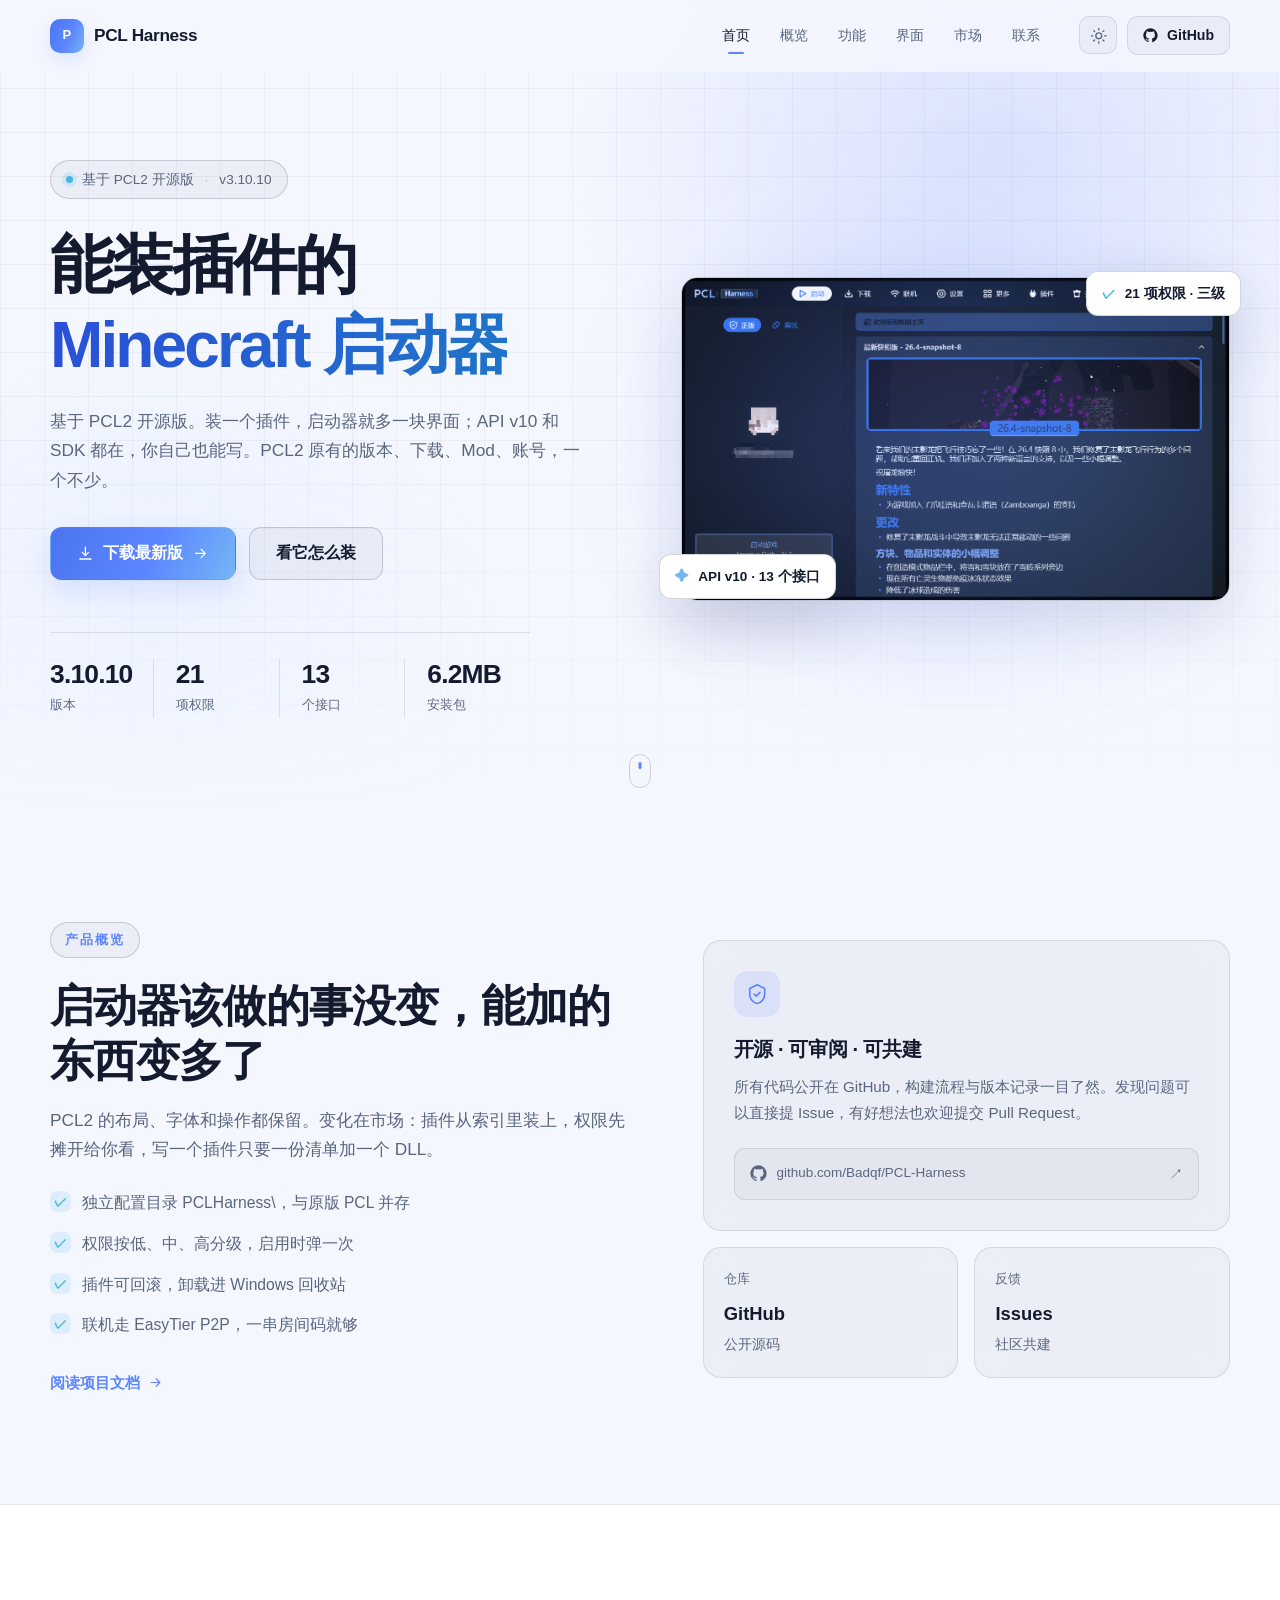
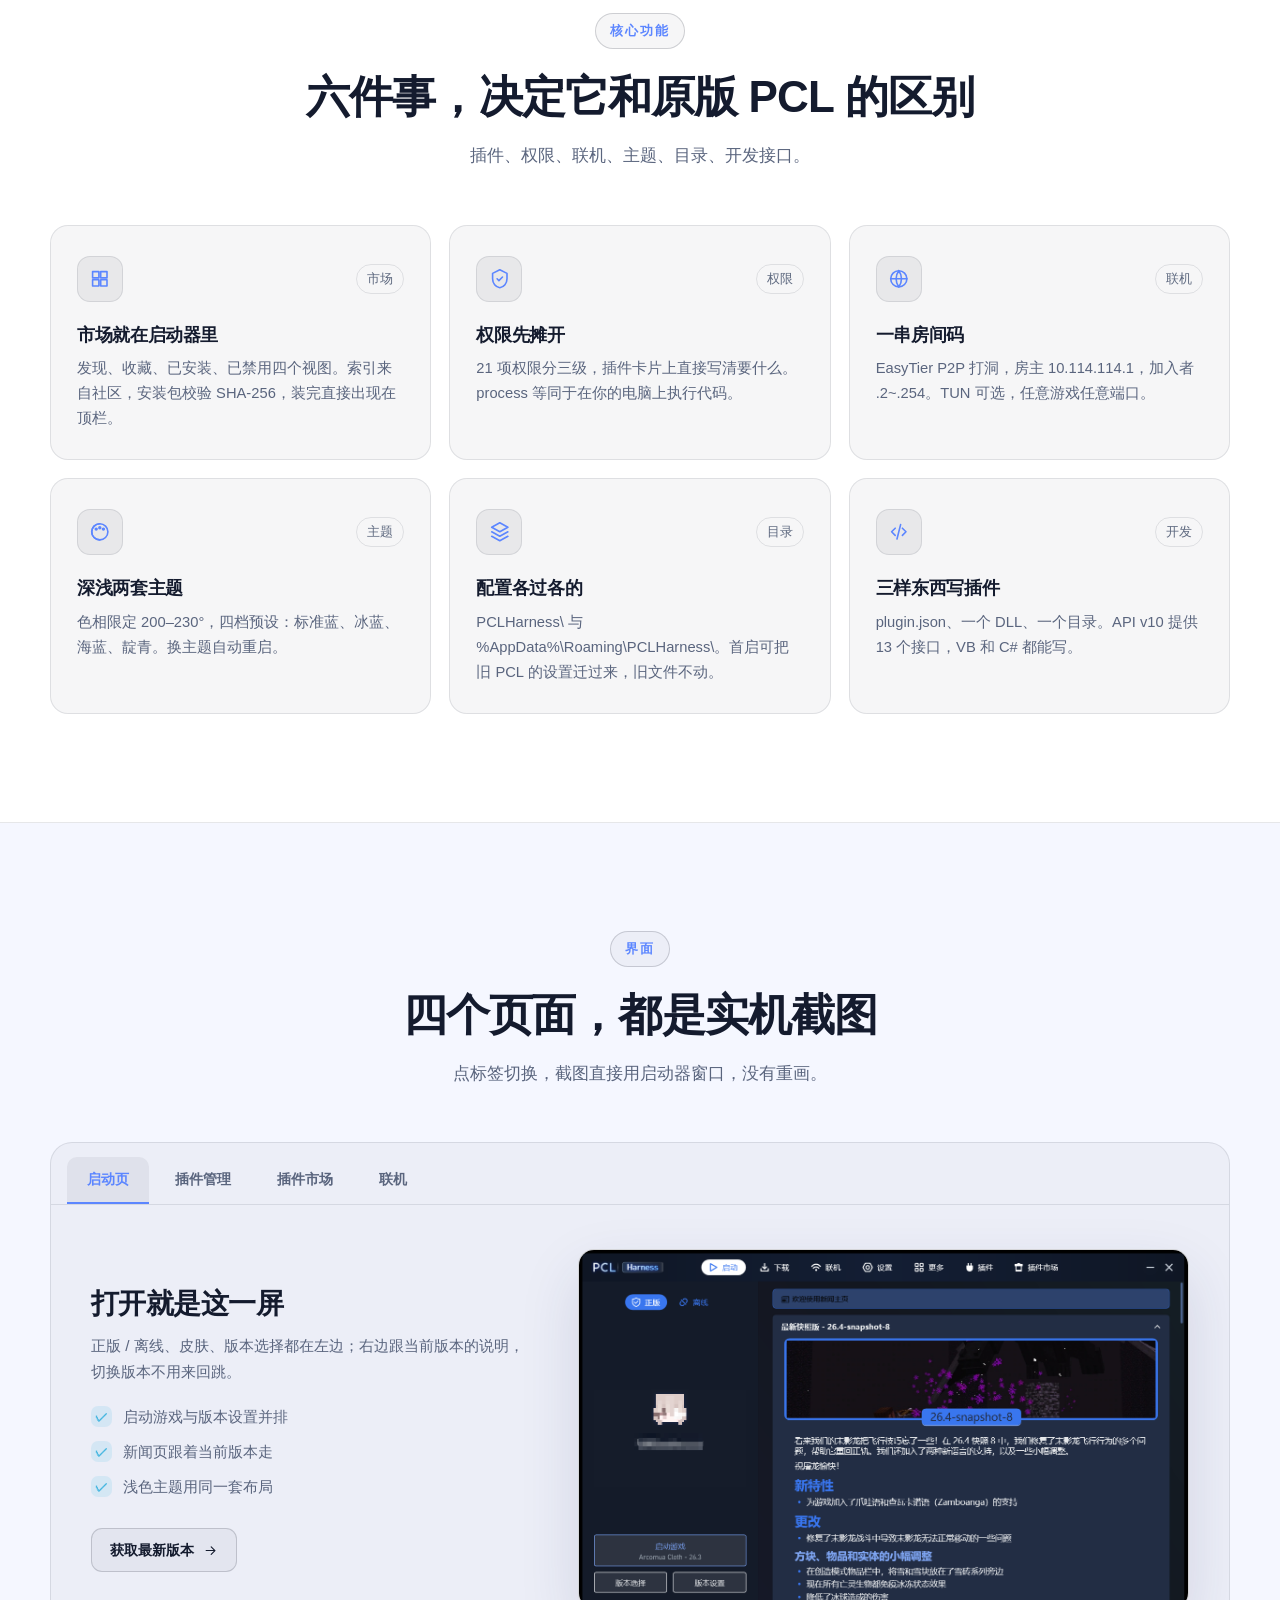
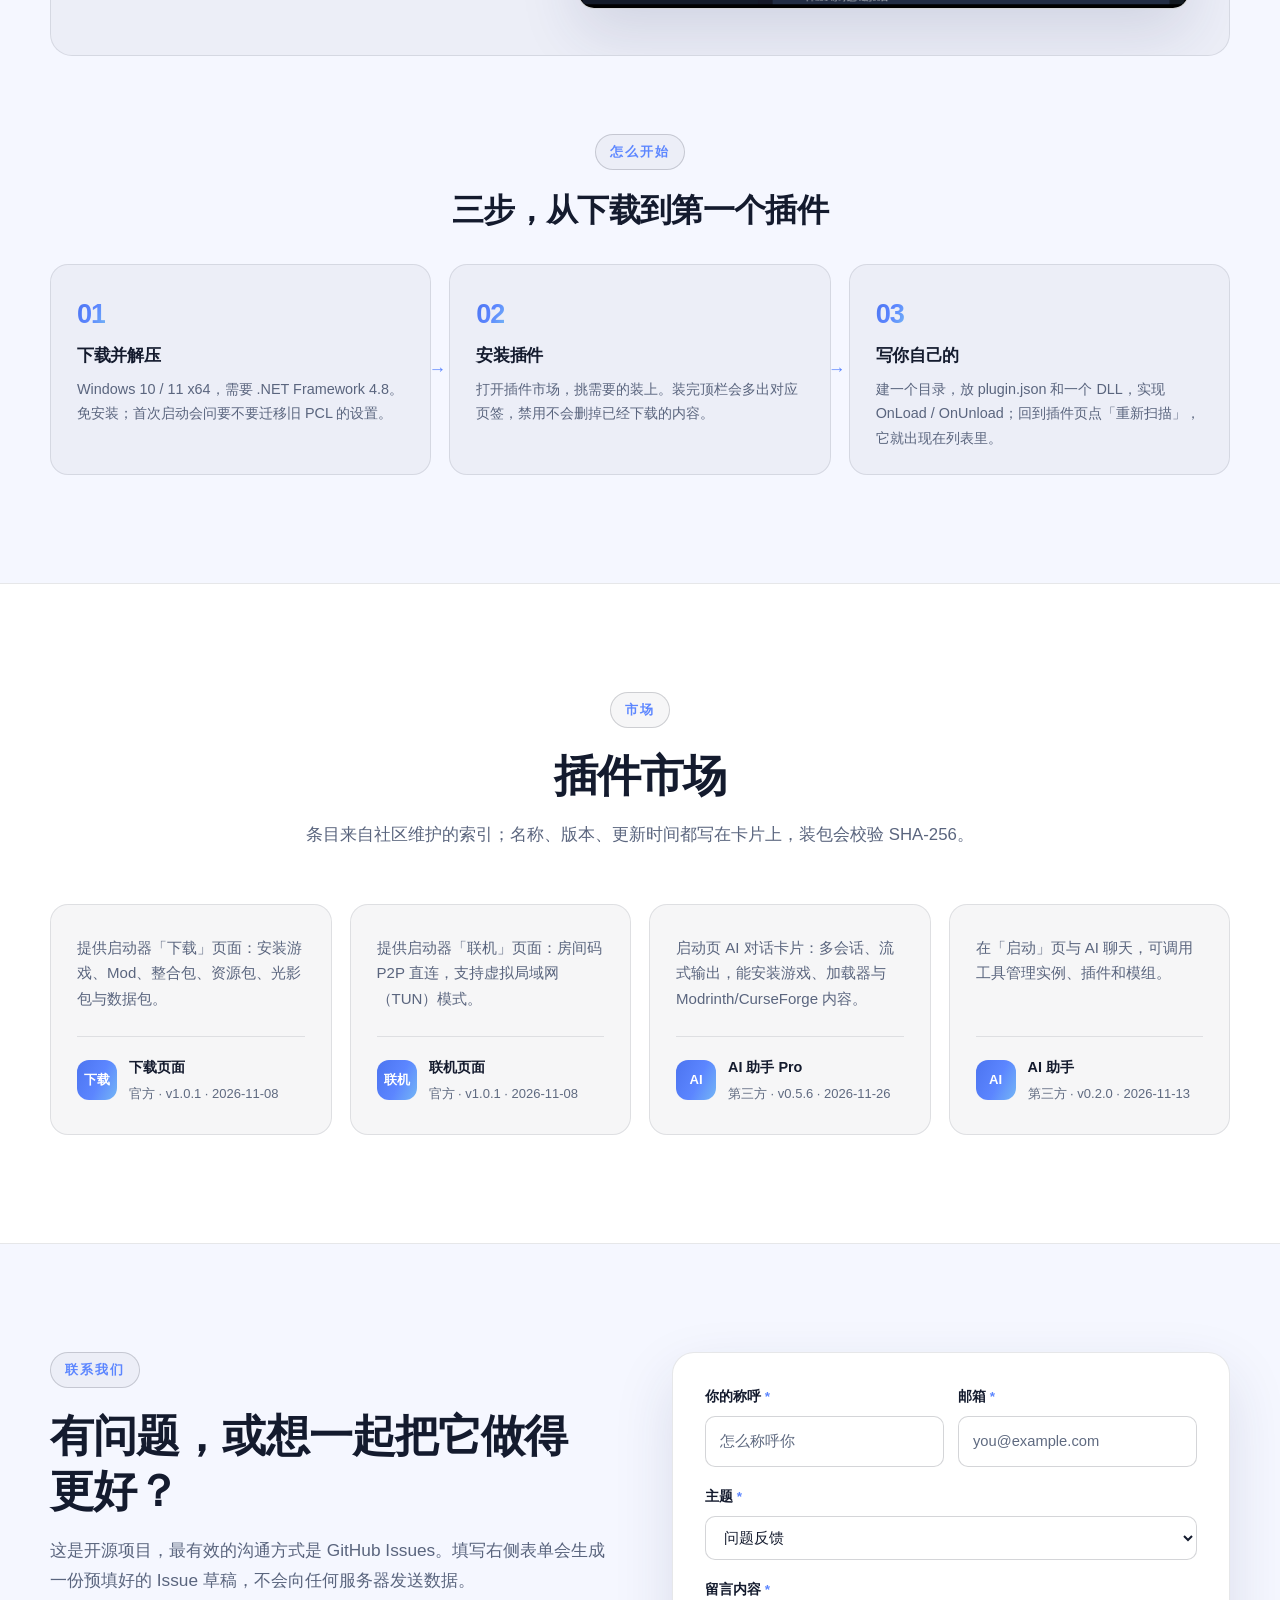
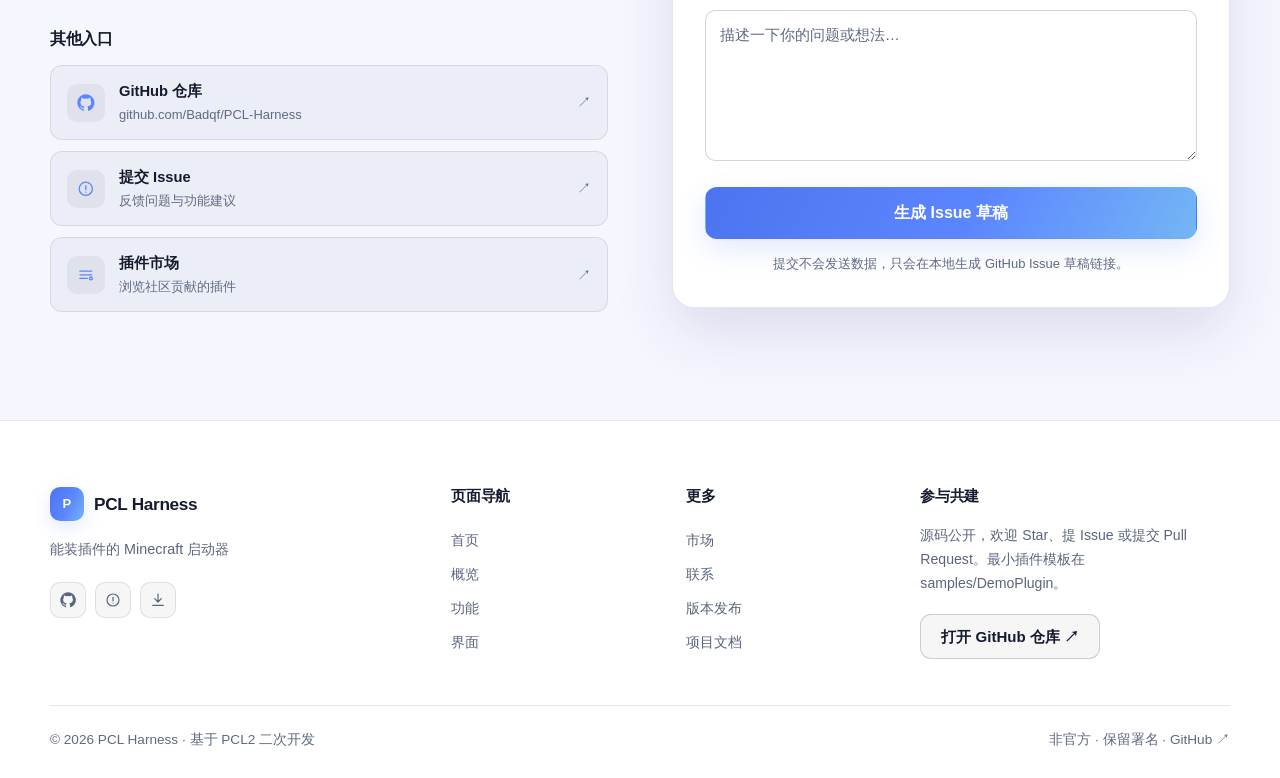
<file: site/index.html>
<!DOCTYPE html>
<html lang="zh-CN" data-theme="dark">
<head>
<noscript><style>.reveal{opacity:1;transform:none}</style></noscript>
  <meta charset="UTF-8">
  <meta name="viewport" content="width=device-width, initial-scale=1, viewport-fit=cover">
  <meta name="description" content="PCL Harness 是基于 PCL2 开源版二次开发的 Minecraft 启动器：市场里的插件装上去就多一块界面，API v10 和 SDK 开放，你自己也能写一个。">
  <meta name="theme-color" content="#080b14">
  <title>PCL Harness — 能装插件的 Minecraft 启动器</title>
  <link rel="icon" href="img/favicon.svg" type="image/svg+xml">
<script>
    /* 在样式表之前定主题，避免浅色用户看到一闪的深色 */
    (function () {
      try {
        var q = new URLSearchParams(location.search).get('theme');
        var k = 'product-site-theme';
        var s = localStorage.getItem(k);
        if (q === 'light' || q === 'dark') { document.documentElement.setAttribute('data-theme', q); localStorage.setItem(k, q); }
        else if (s === 'light' || s === 'dark') { document.documentElement.setAttribute('data-theme', s); }
      } catch (e) {}
    })();
  </script>
  <link rel="stylesheet" href="assets/css/style.css">
  <link rel="stylesheet" href="assets/css/pcl.css">
</head>
<body>

  <!-- 顶部滚动进度条 -->
  <div class="scroll-progress" aria-hidden="true"><span id="progress-bar"></span></div>

  <!-- ============ 导航栏 ============ -->
  <header class="site-header" id="site-header">
    <div class="container nav-inner">
      <a class="brand" href="#home" aria-label="返回首页">
        <span class="brand-mark" data-text="brand.short">P</span>
        <span class="brand-name" data-text="brand.name">PCL Harness</span>
      </a>

      <!-- 桌面导航 -->
      <nav class="nav-links" id="nav-links" aria-label="主导航">
        <a href="#home" data-text="text.navHome">首页</a>
        <a href="#overview" data-text="text.navOverview">产品概览</a>
        <a href="#features" data-text="text.navFeatures">核心功能</a>
        <a href="#showcase" data-text="text.navShowcase">演示</a>
        <a href="#reviews" data-text="text.navReviews">用户评价</a>
        <a href="#contact" data-text="text.navContact">联系我们</a>
      </nav>

      <div class="nav-actions">
        <button class="icon-btn" id="theme-toggle" type="button" aria-label="切换深浅主题" title="切换深浅主题">
          <svg class="icon-sun" viewBox="0 0 24 24" aria-hidden="true"><circle cx="12" cy="12" r="4"/><path d="M12 2v2M12 20v2M4.93 4.93l1.41 1.41M17.66 17.66l1.41 1.41M2 12h2M20 12h2M4.93 19.07l1.41-1.41M17.66 6.34l1.41-1.41"/></svg>
          <svg class="icon-moon" viewBox="0 0 24 24" aria-hidden="true"><path d="M21 12.79A9 9 0 1 1 11.21 3 7 7 0 0 0 21 12.79z"/></svg>
        </button>
        <a class="btn btn-ghost nav-github" data-link="github" href="https://github.com/Badqf/PCL-Harness" target="_blank" rel="noopener noreferrer">
          <svg class="gh-icon" viewBox="0 0 24 24" aria-hidden="true"><path d="M12 .5a11.5 11.5 0 0 0-3.64 22.41c.58.11.79-.25.79-.55v-2.1c-3.2.7-3.88-1.36-3.88-1.36-.53-1.34-1.29-1.7-1.29-1.7-1.05-.72.08-.7.08-.7 1.16.08 1.78 1.2 1.78 1.2 1.03 1.77 2.7 1.26 3.36.96.1-.75.4-1.26.73-1.55-2.55-.29-5.24-1.28-5.24-5.69 0-1.26.45-2.29 1.19-3.1-.12-.29-.52-1.46.11-3.05 0 0 .97-.31 3.17 1.18a11 11 0 0 1 5.77 0c2.2-1.49 3.17-1.18 3.17-1.18.63 1.59.23 2.76.11 3.05.74.81 1.19 1.84 1.19 3.1 0 4.42-2.69 5.4-5.25 5.68.41.36.78 1.06.78 2.14v3.17c0 .3.21.66.8.55A11.5 11.5 0 0 0 12 .5z"/></svg>
          <span>GitHub</span>
        </a>
        <button class="icon-btn menu-btn" id="menu-btn" type="button" aria-label="打开菜单" aria-expanded="false" aria-controls="mobile-menu">
          <svg viewBox="0 0 24 24" aria-hidden="true"><path d="M4 7h16M4 12h16M4 17h16"/></svg>
        </button>
      </div>
    </div>

    <!-- 移动端抽屉菜单 -->
    <div class="mobile-menu" id="mobile-menu" hidden>
      <nav aria-label="移动端导航">
        <a href="#home" data-text="text.navHome">首页</a>
        <a href="#overview" data-text="text.navOverview">产品概览</a>
        <a href="#features" data-text="text.navFeatures">核心功能</a>
        <a href="#showcase" data-text="text.navShowcase">演示</a>
        <a href="#reviews" data-text="text.navReviews">用户评价</a>
        <a href="#contact" data-text="text.navContact">联系我们</a>
      </nav>
      <a class="btn btn-primary btn-block" data-link="github" href="https://github.com/Badqf/PCL-Harness" target="_blank" rel="noopener noreferrer">在 GitHub 查看源码 →</a>
    </div>
  </header>

  <main>
    <!-- ============ 1. Hero / 首页产品概览 ============ -->
    <section class="section hero" id="home">
      <div class="hero-bg" aria-hidden="true"></div>
      <div class="container hero-grid">
        <div class="hero-copy reveal">
          <span class="pill"><span class="pill-dot"></span><span data-text="meta.badge">基于 PCL2 开源版</span><span class="pill-sep" aria-hidden="true">·</span><span class="pill-ver" data-text="meta.version"></span></span>
          <h1><span data-text="text.heroTitleLead">能装插件的</span><br><span class="gradient-text" data-text="text.heroTitleAccent">Minecraft 启动器</span></h1>
          <p class="hero-desc" data-text="text.heroDesc">基于 PCL2 开源版。装一个插件，启动器就多一块界面；API v10 和 SDK 都在，你自己也能写。PCL2 原有的版本、下载、Mod、账号，一个不少。</p>
          <div class="hero-cta">
            <a class="btn btn-primary btn-lg" data-link="releases" href="https://github.com/Badqf/PCL-Harness/releases/latest" target="_blank" rel="noopener noreferrer">
              <svg viewBox="0 0 24 24" aria-hidden="true" fill="none" stroke="currentColor" stroke-width="1.8" stroke-linecap="round" stroke-linejoin="round"><path d="M12 3v11"/><path d="M7.5 10.5 12 15l4.5-4.5"/><path d="M4 20h16"/></svg>
              <span data-text="text.heroPrimary">下载最新版</span>
              <svg class="arrow" viewBox="0 0 24 24" aria-hidden="true"><path d="M5 12h14M13 6l6 6-6 6"/></svg>
            </a>
            <a class="btn btn-outline btn-lg" href="#showcase"><span data-text="text.heroSecondary">看它怎么装</span></a>
          </div>
          <!-- 数据条：内容由 site.config.js 的 stats 生成 -->
          <div class="stats" data-list="stats" id="stats-list"></div>
        </div>

        <!-- 产品视觉：纯 CSS 界面示意，无外部图片依赖 -->
        <div class="hero-visual reveal">
          <div class="visual-glow"></div>
          <img class="hero-shot" src="img/shot-home.png" alt="PCL Harness 启动页：左边是正版 / 离线、皮肤、版本与启动按钮，右边是当前版本的新闻说明" width="1300" height="765" fetchpriority="high" decoding="async">
          <div class="float-chip chip-top"><span class="chip-ok">✓</span><span data-text="text.chipPerms">项权限 · 三级</span></div>
          <div class="float-chip chip-bottom"><span class="chip-spark">✦</span><span data-text="text.chipApi">API v10 · 13 个接口</span></div>
        </div>
      </div>
      <a class="scroll-hint" href="#overview" aria-label="向下滚动"><span></span></a>
    </section>

    <!-- ============ 2. 产品概览 ============ -->
    <section class="section" id="overview">
      <div class="container overview-grid">
        <div class="reveal">
          <span class="eyebrow" data-text="text.overviewEyebrow">产品概览</span>
          <h2 data-text="text.overviewTitle">一个产品，解决一整条链路的问题</h2>
          <p class="lead" data-text="text.overviewDesc">从第一次打开到深度使用，每个环节都经过重新思考。没有冗余步骤，也没有需要反复查阅文档才能理解的设置项。</p>
          <ul class="check-list" data-list="overviewBullets" id="overview-bullets"></ul>
          <a class="text-link" data-link="docs" href="https://github.com/Badqf/PCL-Harness#readme" target="_blank" rel="noopener noreferrer">阅读项目文档 <svg viewBox="0 0 24 24" aria-hidden="true"><path d="M5 12h14M13 6l6 6-6 6"/></svg></a>
        </div>
        <div class="overview-aside reveal">
          <div class="glass-card big-card">
            <div class="card-icon"><svg viewBox="0 0 24 24" aria-hidden="true"><path d="M12 2 4 6v6c0 5 3.4 9.2 8 10 4.6-.8 8-5 8-10V6l-8-4z"/><path d="m9 12 2 2 4-4"/></svg></div>
            <h3>开源 · 可审阅 · 可共建</h3>
            <p>所有代码公开在 GitHub，构建流程与版本记录一目了然。发现问题可以直接提 Issue，有好想法也欢迎提交 Pull Request。</p>
            <a class="repo-line" data-link="github" href="https://github.com/Badqf/PCL-Harness" target="_blank" rel="noopener noreferrer">
              <svg class="gh-icon" viewBox="0 0 24 24" aria-hidden="true"><path d="M12 .5a11.5 11.5 0 0 0-3.64 22.41c.58.11.79-.25.79-.55v-2.1c-3.2.7-3.88-1.36-3.88-1.36-.53-1.34-1.29-1.7-1.29-1.7-1.05-.72.08-.7.08-.7 1.16.08 1.78 1.2 1.78 1.2 1.03 1.77 2.7 1.26 3.36.96.1-.75.4-1.26.73-1.55-2.55-.29-5.24-1.28-5.24-5.69 0-1.26.45-2.29 1.19-3.1-.12-.29-.52-1.46.11-3.05 0 0 .97-.31 3.17 1.18a11 11 0 0 1 5.77 0c2.2-1.49 3.17-1.18 3.17-1.18.63 1.59.23 2.76.11 3.05.74.81 1.19 1.84 1.19 3.1 0 4.42-2.69 5.4-5.25 5.68.41.36.78 1.06.78 2.14v3.17c0 .3.21.66.8.55A11.5 11.5 0 0 0 12 .5z"/></svg>
              <span data-link-label="github">github.com/Badqf/PCL-Harness</span>
              <span class="ext">↗</span>
            </a>
          </div>
          <div class="mini-cards">
            <div class="glass-card mini"><span class="mini-k">仓库</span><b>GitHub</b><span class="mini-v">公开源码</span></div>
            <div class="glass-card mini"><span class="mini-k">反馈</span><b>Issues</b><span class="mini-v">社区共建</span></div>
          </div>
        </div>
      </div>
    </section>

    <!-- ============ 3. 核心功能与亮点 ============ -->
    <section class="section section-alt" id="features">
      <div class="container">
        <div class="section-head center reveal">
          <span class="eyebrow" data-text="text.featuresEyebrow">核心功能与亮点</span>
          <h2 data-text="text.featuresTitle">把细节做到位，体验自然不一样</h2>
          <p data-text="text.featuresDesc">六个设计原则，贯穿产品的每个模块。</p>
        </div>
        <!-- 内容由 site.config.js 的 features 生成 -->
        <div class="feature-grid" data-list="features" id="features-grid"></div>
      </div>
    </section>

    <!-- ============ 4. 产品图片 / 演示区 ============ -->
    <section class="section" id="showcase">
      <div class="container">
        <div class="section-head center reveal">
          <span class="eyebrow" data-text="text.showcaseEyebrow">产品演示</span>
          <h2 data-text="text.showcaseTitle">眼见为实，看看它如何工作</h2>
          <p data-text="text.showcaseDesc">下方为界面示意占位图。替换为真实截图时，把图片放进 assets/img/ 并修改 index.html 中的对应面板即可。</p>
        </div>

        <div class="showcase-box reveal">
          <!-- 标签页：内容由 site.config.js 的 showcase.tabs 生成 -->
          <div class="tabs" role="tablist" aria-label="演示场景" data-list="tabs" id="showcase-tabs"></div>

          <div class="showcase-body">
            <div class="showcase-copy">
              <h3 id="panel-title">一眼看到最重要的信息</h3>
              <p id="panel-desc">首页把状态、最近项目与常用操作收在一屏内，减少来回跳转。</p>
              <ul class="check-list small" id="panel-bullets"></ul>
              <a class="btn btn-outline" data-link="releases" href="https://github.com/Badqf/PCL-Harness/releases" target="_blank" rel="noopener noreferrer">获取最新版本 <svg viewBox="0 0 24 24" aria-hidden="true"><path d="M5 12h14M13 6l6 6-6 6"/></svg></a>
            </div>

            <!-- 示意窗口：三个面板，随标签切换 -->
            <div class="mock-wrap">
              <div class="mock-glow" aria-hidden="true"></div>
                        <div class="mock-window">
          <div class="mock-panel is-active" data-panel="home"><img src="img/shot-home.png" alt="启动页：正版 / 离线、皮肤、版本选择与版本说明" width="1300" height="765" decoding="async"></div>
          <div class="mock-panel" data-panel="plugins"><img src="img/shot-plugins.png" alt="插件管理：插件目录、导入与重新扫描、每个插件列出权限串与最低 API" width="1300" height="765" decoding="async"></div>
          <div class="mock-panel" data-panel="market"><img src="img/shot-market.png" alt="插件市场：发现 / 收藏 / 已安装 / 已禁用四个视图与三条条目" width="1300" height="765" decoding="async"></div>
          <div class="mock-panel" data-panel="link"><img src="img/shot-link.png" alt="联机页：创建房间、加入房间与 TUN 虚拟局域网开关" width="1300" height="765" decoding="async"></div>
          </div>
            </div>
          </div>
        </div>

        <!-- 使用步骤：内容由 site.config.js 的 steps 生成 -->
        <div class="steps-head reveal"><span class="eyebrow" data-text="text.stepsEyebrow">HOW IT WORKS</span><h3 data-text="text.stepsTitle">三步开始使用</h3></div>
        <div class="steps" data-list="steps" id="steps-list"></div>
      </div>
    </section>

    <!-- ============ 5. 用户评价 ============ -->
    <section class="section section-alt" id="reviews">
      <div class="container">
        <div class="section-head center reveal">
          <span class="eyebrow" data-text="text.reviewsEyebrow">用户评价</span>
          <h2 data-text="text.reviewsTitle">来自真实使用者的反馈</h2>
          <p data-text="text.reviewsDesc">以下为模板示例文案，请替换为已获授权的真实评价。</p>
        </div>
        <!-- 内容由 site.config.js 的 testimonials 生成 -->
        <div class="review-grid" data-list="testimonials" id="reviews-grid"></div>
      </div>
    </section>

    <!-- ============ 6. 联系表单 ============ -->
    <section class="section" id="contact">
      <div class="container contact-grid">
        <div class="contact-copy reveal">
          <span class="eyebrow" data-text="text.contactEyebrow">联系我们</span>
          <h2 data-text="text.contactTitle">有问题，或想一起把它做得更好？</h2>
          <p class="lead" data-text="text.contactDesc">这是开源项目，最有效的沟通方式是 GitHub Issues。填写右侧表单会生成一份预填好的 Issue 草稿，不会向任何服务器发送数据。</p>
          <h4 class="contact-sub" data-text="text.contactSideTitle">其他联系渠道</h4>
          <div class="contact-channels">
            <a data-link="github" href="https://github.com/Badqf/PCL-Harness" target="_blank" rel="noopener noreferrer">
              <span class="ch-icon"><svg class="gh-icon" viewBox="0 0 24 24" aria-hidden="true"><path d="M12 .5a11.5 11.5 0 0 0-3.64 22.41c.58.11.79-.25.79-.55v-2.1c-3.2.7-3.88-1.36-3.88-1.36-.53-1.34-1.29-1.7-1.29-1.7-1.05-.72.08-.7.08-.7 1.16.08 1.78 1.2 1.78 1.2 1.03 1.77 2.7 1.26 3.36.96.1-.75.4-1.26.73-1.55-2.55-.29-5.24-1.28-5.24-5.69 0-1.26.45-2.29 1.19-3.1-.12-.29-.52-1.46.11-3.05 0 0 .97-.31 3.17 1.18a11 11 0 0 1 5.77 0c2.2-1.49 3.17-1.18 3.17-1.18.63 1.59.23 2.76.11 3.05.74.81 1.19 1.84 1.19 3.1 0 4.42-2.69 5.4-5.25 5.68.41.36.78 1.06.78 2.14v3.17c0 .3.21.66.8.55A11.5 11.5 0 0 0 12 .5z"/></svg></span>
              <span><b>GitHub 仓库</b><small data-link-label="github">github.com/Badqf/PCL-Harness</small></span><span class="ext">↗</span>
            </a>
            <a data-link="issues" href="https://github.com/Badqf/PCL-Harness/issues" target="_blank" rel="noopener noreferrer">
              <span class="ch-icon"><svg viewBox="0 0 24 24" aria-hidden="true"><circle cx="12" cy="12" r="9"/><path d="M12 8v5M12 16.5v.01"/></svg></span>
              <span><b>提交 Issue</b><small>反馈问题与功能建议</small></span><span class="ext">↗</span>
            </a>
            <a data-link="market" href="https://github.com/Badqf/PCL-Harness-Market" target="_blank" rel="noopener noreferrer">
              <span class="ch-icon"><svg viewBox="0 0 24 24" aria-hidden="true"><path d="M4 7h16M4 12h16M4 17h10"/><circle cx="19" cy="17" r="2"/></svg></span>
              <span><b>插件市场</b><small>浏览社区贡献的插件</small></span><span class="ext">↗</span>
            </a>
          </div>
        </div>

        <div class="form-card reveal">
          <form id="contact-form" novalidate>
            <div class="field-row">
              <div class="field">
                <label for="f-name">你的称呼 <span>*</span></label>
                <input id="f-name" name="name" type="text" placeholder="怎么称呼你" autocomplete="name" required>
              </div>
              <div class="field">
                <label for="f-email">邮箱 <span>*</span></label>
                <input id="f-email" name="email" type="email" placeholder="you@example.com" autocomplete="email" required>
              </div>
            </div>
            <div class="field">
              <label for="f-topic">主题 <span>*</span></label>
              <select id="f-topic" name="topic" required>
                <option value="问题反馈">问题反馈</option>
                <option value="功能建议">功能建议</option>
                <option value="使用咨询">使用咨询</option>
                <option value="合作共建">合作共建</option>
                <option value="其他">其他</option>
              </select>
            </div>
            <div class="field">
              <label for="f-message">留言内容 <span>*</span></label>
              <textarea id="f-message" name="message" rows="5" placeholder="描述一下你的问题或想法…" required></textarea>
            </div>
            <button class="btn btn-primary btn-block btn-lg" type="submit" data-text="text.formSubmit">生成 Issue 草稿</button>
            <p class="form-note" data-text="text.formNote">模板演示：提交不会发送数据，只会在本地生成 GitHub Issue 草稿链接。</p>
          </form>

          <!-- 提交结果（本地生成，无后端） -->
          <div class="form-result" id="form-result" hidden role="status">
            <div class="result-icon">✓</div>
            <h3>草稿已生成</h3>
            <p>内容已按 Issue 格式整理好。点击下方按钮前往 GitHub 提交，或先复制到剪贴板。</p>
            <div class="result-preview" id="result-preview"></div>
            <div class="result-actions">
              <a class="btn btn-primary" id="issue-link" href="#" target="_blank" rel="noopener noreferrer">前往 GitHub 提交 <svg viewBox="0 0 24 24" aria-hidden="true"><path d="M5 12h14M13 6l6 6-6 6"/></svg></a>
              <button class="btn btn-outline" type="button" id="copy-btn">复制内容</button>
            </div>
            <button class="text-link reset-link" type="button" id="reset-btn">← 再写一条</button>
          </div>
        </div>
      </div>
    </section>
  </main>

  <!-- ============ 页脚 ============ -->
  <footer class="site-footer">
    <div class="container">
      <div class="footer-grid">
        <div class="footer-brand">
          <a class="brand" href="#home"><span class="brand-mark" data-text="brand.short">P</span><span class="brand-name" data-text="brand.name">PCL Harness</span></a>
          <p data-text="brand.tagline">让好产品，自己说话</p>
          <div class="footer-social">
            <a data-link="github" href="https://github.com/Badqf/PCL-Harness" target="_blank" rel="noopener noreferrer" aria-label="GitHub"><svg class="gh-icon" viewBox="0 0 24 24" aria-hidden="true"><path d="M12 .5a11.5 11.5 0 0 0-3.64 22.41c.58.11.79-.25.79-.55v-2.1c-3.2.7-3.88-1.36-3.88-1.36-.53-1.34-1.29-1.7-1.29-1.7-1.05-.72.08-.7.08-.7 1.16.08 1.78 1.2 1.78 1.2 1.03 1.77 2.7 1.26 3.36.96.1-.75.4-1.26.73-1.55-2.55-.29-5.24-1.28-5.24-5.69 0-1.26.45-2.29 1.19-3.1-.12-.29-.52-1.46.11-3.05 0 0 .97-.31 3.17 1.18a11 11 0 0 1 5.77 0c2.2-1.49 3.17-1.18 3.17-1.18.63 1.59.23 2.76.11 3.05.74.81 1.19 1.84 1.19 3.1 0 4.42-2.69 5.4-5.25 5.68.41.36.78 1.06.78 2.14v3.17c0 .3.21.66.8.55A11.5 11.5 0 0 0 12 .5z"/></svg></a>
            <a data-link="issues" href="https://github.com/Badqf/PCL-Harness/issues" target="_blank" rel="noopener noreferrer" aria-label="Issues"><svg viewBox="0 0 24 24" aria-hidden="true"><circle cx="12" cy="12" r="9"/><path d="M12 8v5M12 16.5v.01"/></svg></a>
            <a data-link="releases" href="https://github.com/Badqf/PCL-Harness/releases" target="_blank" rel="noopener noreferrer" aria-label="Releases"><svg viewBox="0 0 24 24" aria-hidden="true"><path d="M12 3v12M7 10l5 5 5-5M4 20h16"/></svg></a>
          </div>
        </div>
        <div class="footer-col">
          <h4>页面导航</h4>
          <a href="#home" data-text="text.navHome">首页</a>
          <a href="#overview" data-text="text.navOverview">产品概览</a>
          <a href="#features" data-text="text.navFeatures">核心功能</a>
          <a href="#showcase" data-text="text.navShowcase">演示</a>
        </div>
        <div class="footer-col">
          <h4>更多</h4>
          <a href="#reviews" data-text="text.navReviews">用户评价</a>
          <a href="#contact" data-text="text.navContact">联系我们</a>
          <a data-link="releases" href="https://github.com/Badqf/PCL-Harness/releases" target="_blank" rel="noopener noreferrer">版本发布</a>
          <a data-link="docs" href="https://github.com/Badqf/PCL-Harness#readme" target="_blank" rel="noopener noreferrer">项目文档</a>
        </div>
        <div class="footer-cta">
          <h4>参与共建</h4>
          <p>源码公开，欢迎 Star、提 Issue 或提交 Pull Request。最小插件模板在 samples/DemoPlugin。</p>
          <a class="btn btn-outline" data-link="github" href="https://github.com/Badqf/PCL-Harness" target="_blank" rel="noopener noreferrer">打开 GitHub 仓库 ↗</a>
        </div>
      </div>
      <div class="footer-bottom">
        <span>© <span id="year">2026</span> <span data-text="brand.name">PCL Harness</span> · 基于 PCL2 二次开发</span>
        <span><span data-text="meta.license">开源许可</span> · <a data-link="github" href="https://github.com/Badqf/PCL-Harness" target="_blank" rel="noopener noreferrer">GitHub ↗</a></span>
      </div>
    </div>
  </footer>

  <button class="back-top" id="back-top" type="button" aria-label="返回顶部" title="返回顶部"><svg viewBox="0 0 24 24" aria-hidden="true"><path d="M12 19V5M6 11l6-6 6 6"/></svg></button>

  <noscript><div class="noscript-tip">本站的部分内容（功能卡片、市场条目、演示标签）由 site.config.js 生成，请开启 JavaScript 以查看完整页面。</div></noscript>

  <script src="assets/js/site-data.js"></script>
  <script src="assets/js/site.config.js"></script>
  <script src="assets/js/main.js"></script>
  <script>window.addEventListener("load", function () { document.title = "PCL Harness — 能装插件的 Minecraft 启动器"; });</script>
</body>
</html>
</file>
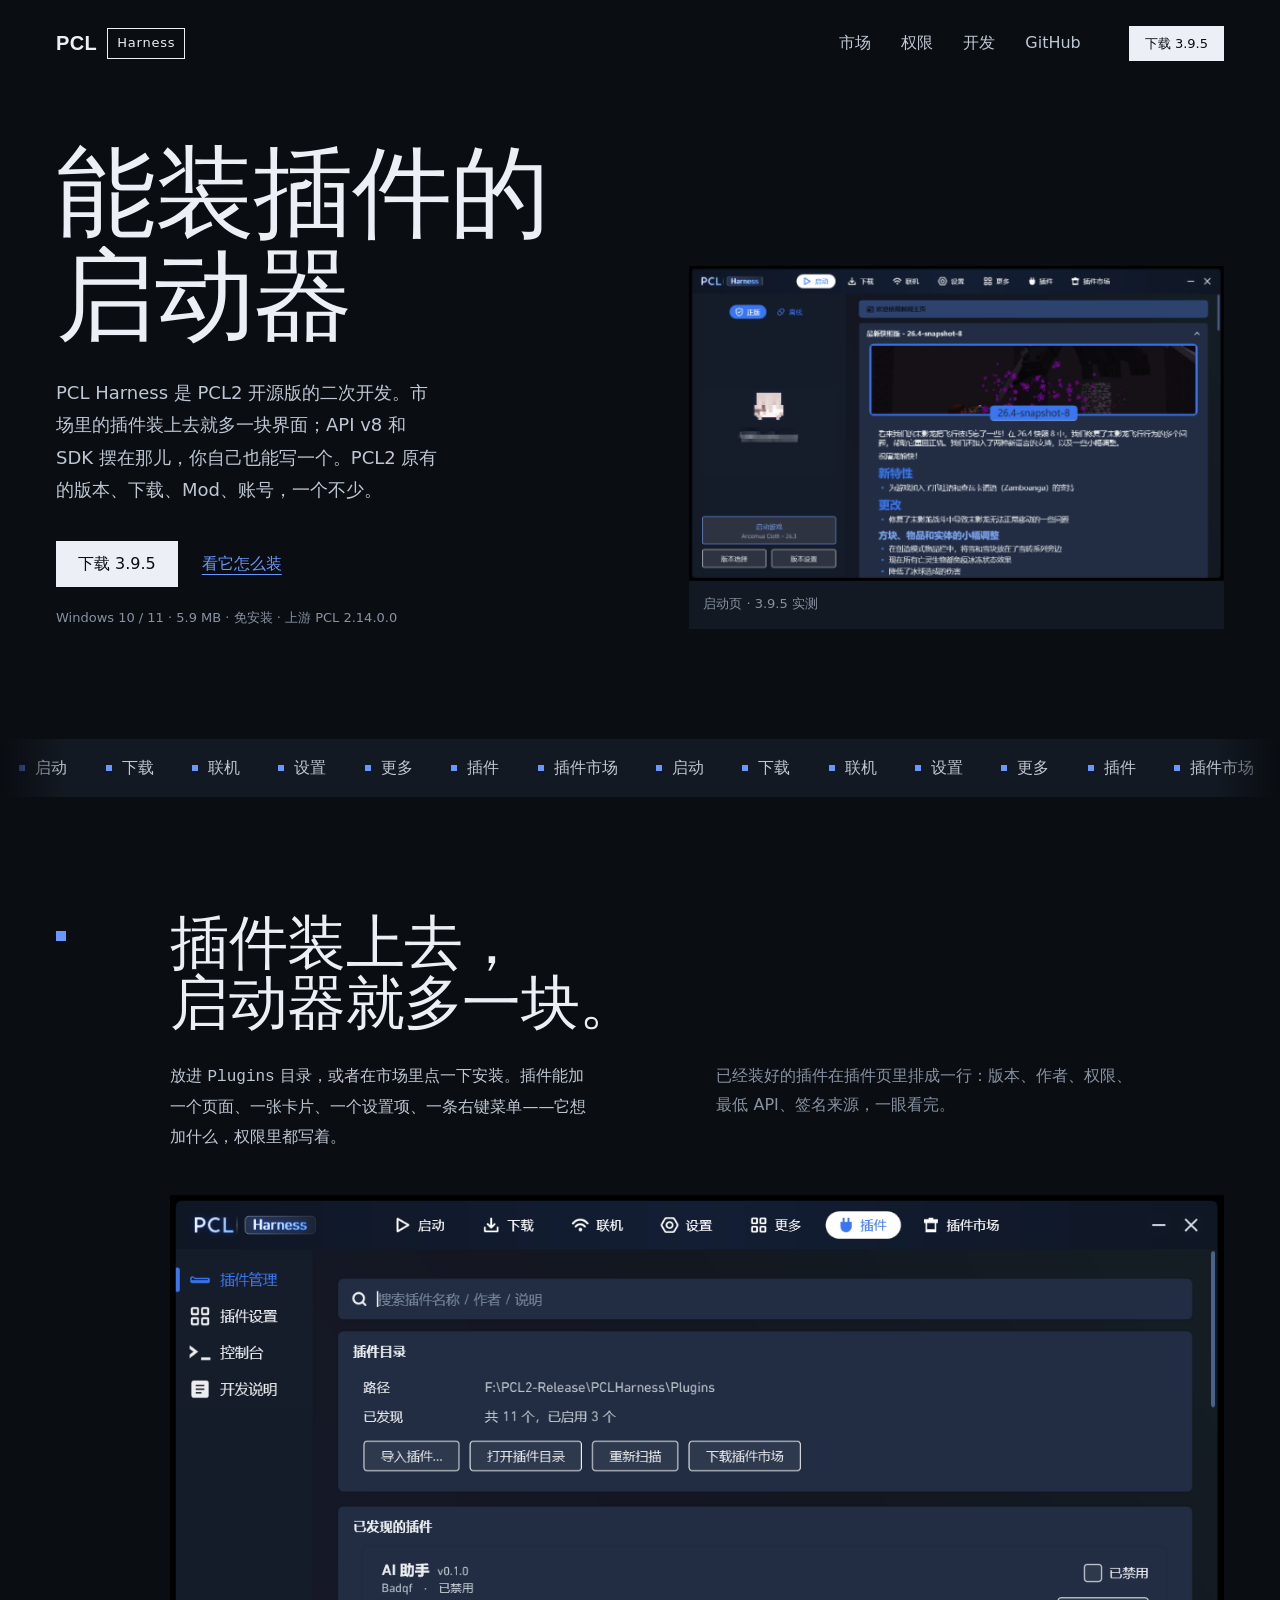
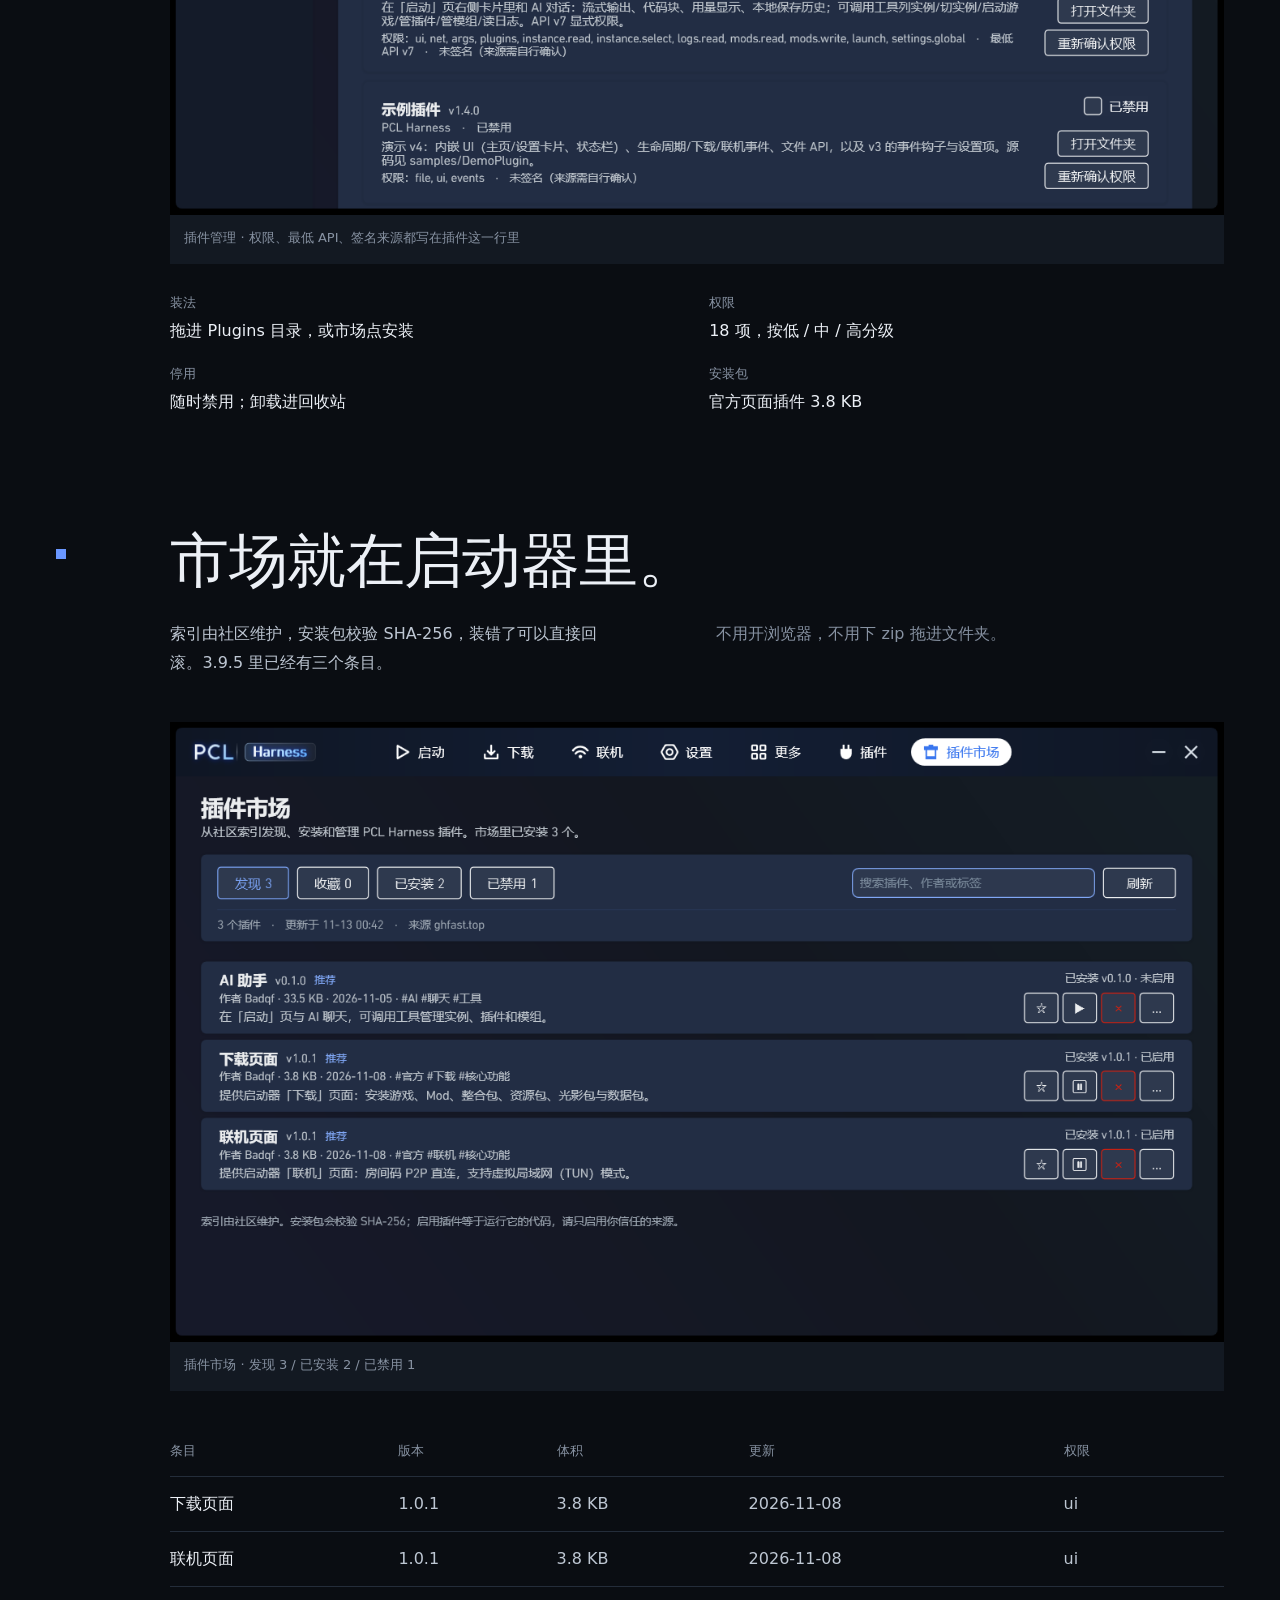
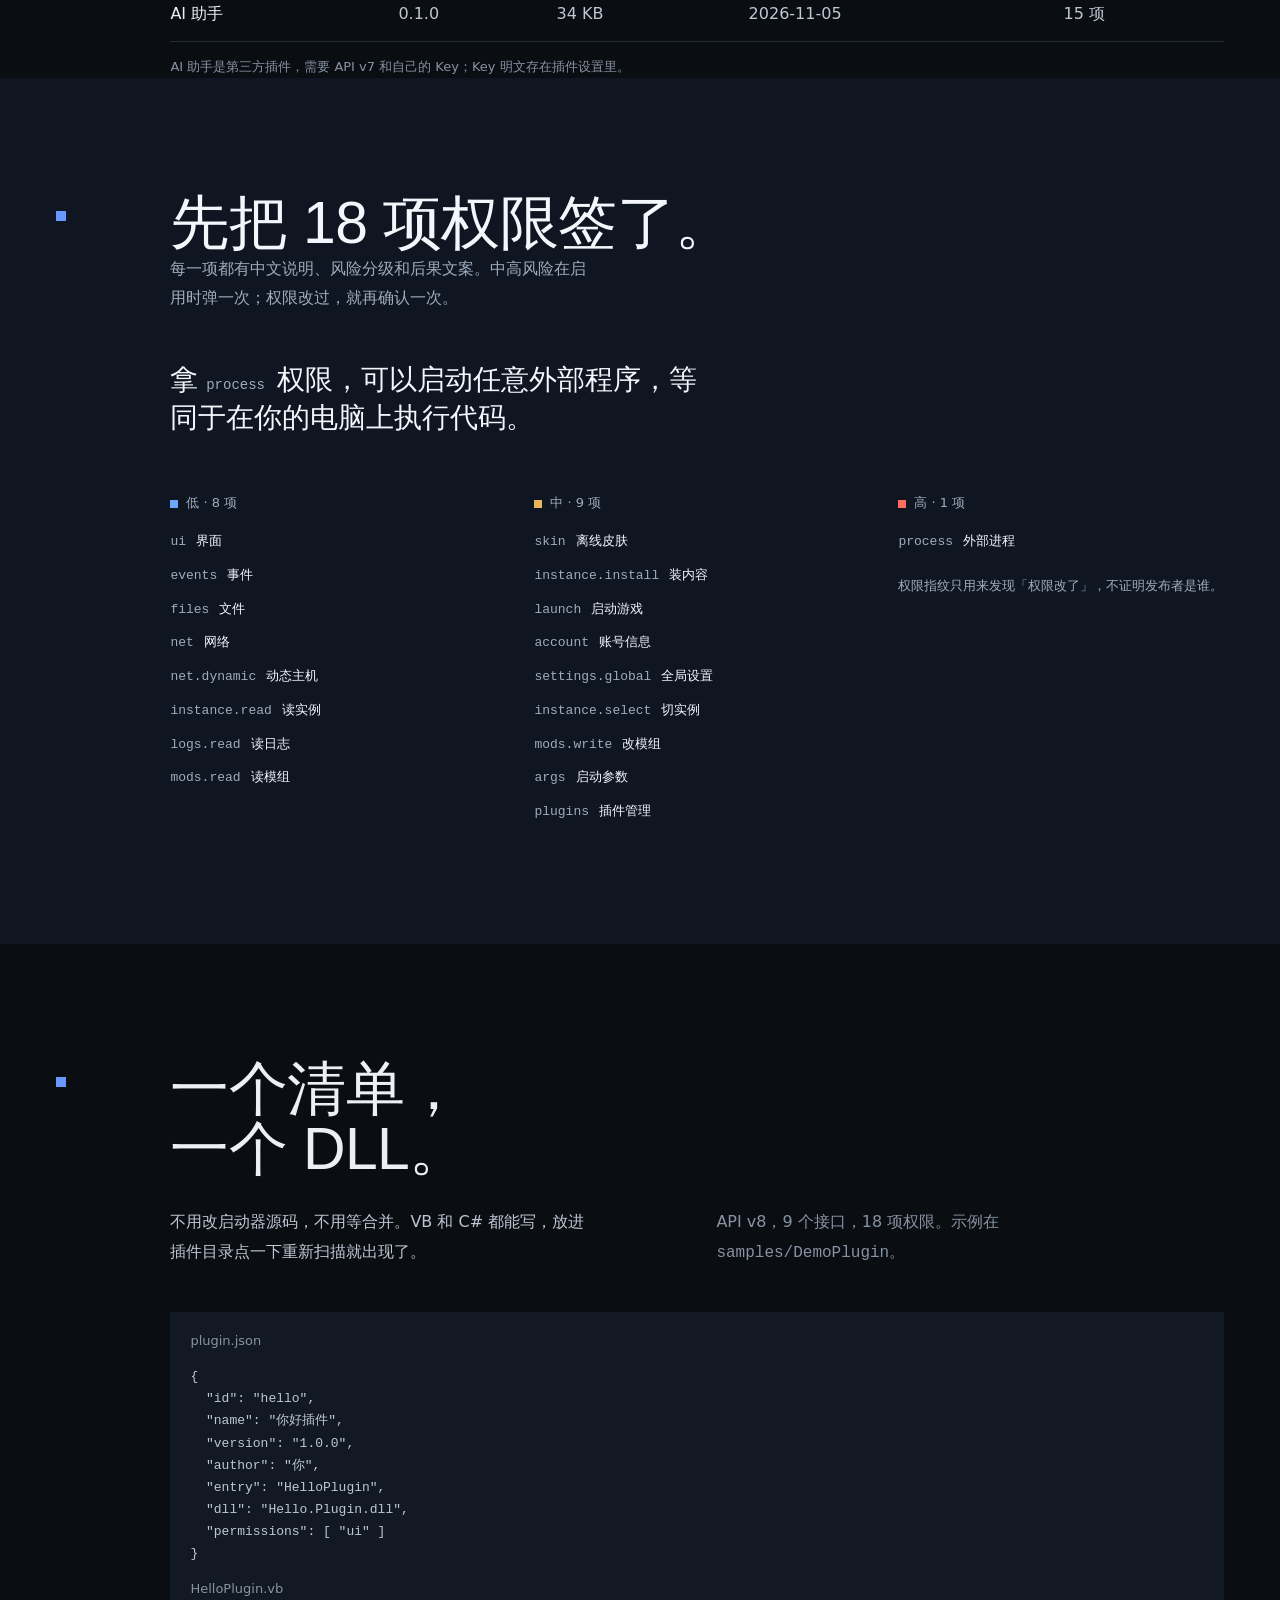
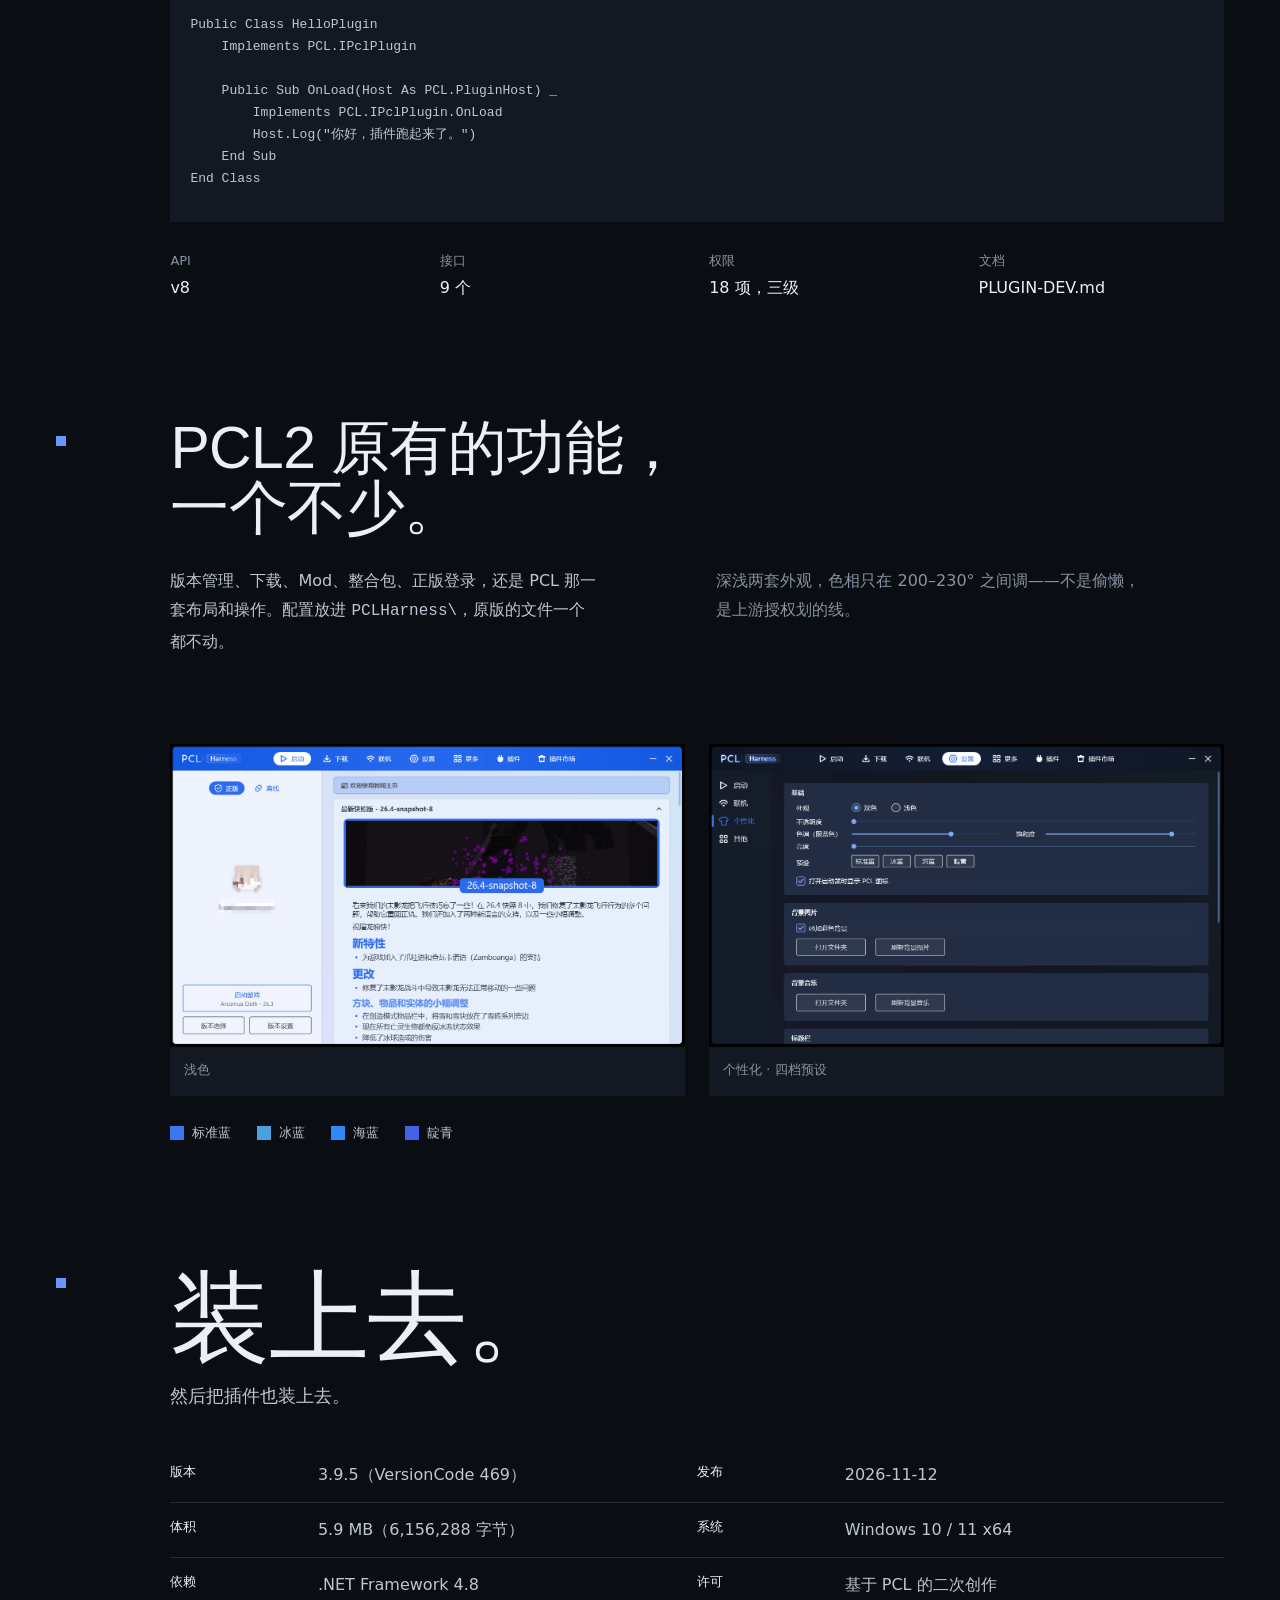
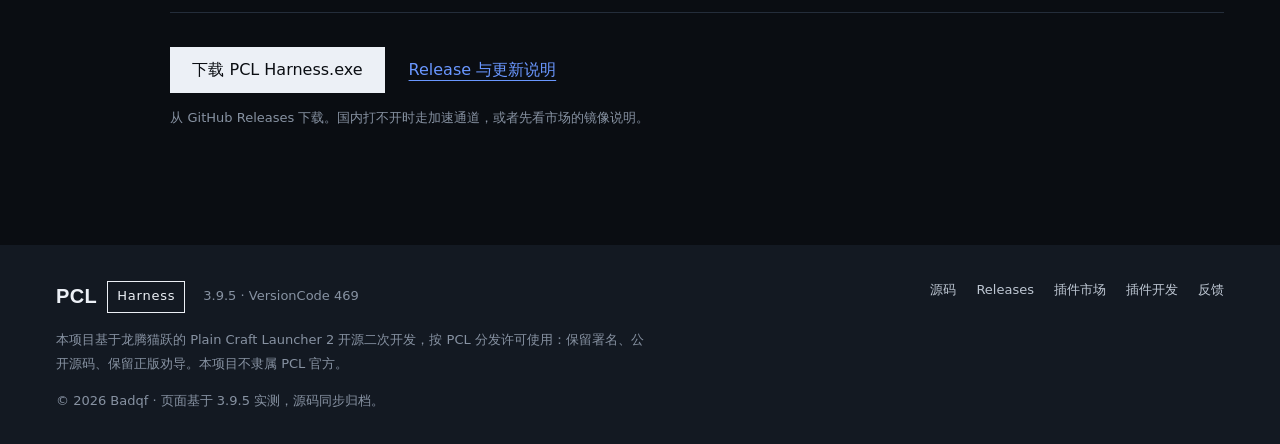
<file: site-src/v2/index.html>
﻿<!doctype html>
<html lang="zh-CN">
<head>
<meta charset="utf-8">
<meta name="viewport" content="width=device-width, initial-scale=1">
<title>PCL Harness · 能装插件的 Minecraft 启动器</title>
<meta name="description" content="PCL2 开源版的二次开发。插件、市场、联机、主题都在启动器里，18 项权限分级，独立配置目录。3.9.5，Windows 10 / 11。">
<meta name="theme-color" content="#0A0D12">
<link rel="icon" href="img/favicon.svg" type="image/svg+xml">
<link rel="stylesheet" href="style.css">
</head>
<body>
<div class="prog" aria-hidden="true"><i></i></div>

<header class="head">
  <div class="page head__in">
    <a class="brand" href="#top" aria-label="PCL Harness 首页">
      <span class="brand__pcl">PCL</span><span class="brand__box">Harness</span>
    </a>
    <nav class="head__nav" aria-label="站内导航">
      <a href="#market">市场</a>
      <a href="#perms">权限</a>
      <a href="#dev">开发</a>
      <a href="https://github.com/Badqf/PCL-Harness">GitHub</a>
    </nav>
    <a class="btn btn--solid btn--sm" href="#download">下载 3.9.5</a>
  </div>
</header>

<main id="top">

<!-- 01 开屏 -->
<section class="hero page">
  <div class="hero__text">
    <h1 class="display"><span class="ln"><span>能装插件的</span></span><span class="ln"><span>启动器</span></span></h1>
    <p class="lede">PCL Harness 是 PCL2 开源版的二次开发。市场里的插件装上去就多一块界面；API v8 和 SDK 摆在那儿，你自己也能写一个。PCL2 原有的版本、下载、Mod、账号，一个不少。</p>
    <div class="hero__cta">
      <a class="btn btn--solid" href="#download">下载 3.9.5</a>
      <a class="link" href="#assemble">看它怎么装</a>
    </div>
    <p class="meta">Windows 10 / 11 · 5.9 MB · 免安装 · 上游 PCL 2.14.0.0</p>
  </div>
  <figure class="plate hero__plate">
    <img src="img/shot-home.png" width="1300" height="765" decoding="async" alt="PCL Harness 启动页：正版 / 离线、皮肤、启动游戏与版本列表" fetchpriority="high">
    <figcaption>启动页 · 3.9.5 实测</figcaption>
  </figure>
</section>

<div class="ticker" aria-label="启动器顶栏的七个页签">
  <div class="ticker__track">
    <div class="ticker__grp"><span>启动</span><span>下载</span><span>联机</span><span>设置</span><span>更多</span><span>插件</span><span>插件市场</span></div>
    <div class="ticker__grp" aria-hidden="true"><span>启动</span><span>下载</span><span>联机</span><span>设置</span><span>更多</span><span>插件</span><span>插件市场</span></div>
  </div>
</div>

<!-- 02 装插件 -->
<section class="sec page" id="assemble">
  <div class="sec__n" aria-hidden="true"></div>
  <div class="sec__body">
    <h2 class="h2">插件装上去，<br>启动器就多一块。</h2>
    <div class="cols">
      <p class="body">放进 <code>Plugins</code> 目录，或者在市场里点一下安装。插件能加一个页面、一张卡片、一个设置项、一条右键菜单——它想加什么，权限里都写着。</p>
      <p class="body body--muted">已经装好的插件在插件页里排成一行：版本、作者、权限、最低 API、签名来源，一眼看完。</p>
    </div>

    <figure class="plate">
      <img src="img/shot-plugins.png" width="1300" height="765" decoding="async" alt="插件管理页：插件目录、已发现的插件、权限与签名来源" loading="lazy">
      <figcaption>插件管理 · 权限、最低 API、签名来源都写在插件这一行里</figcaption>
    </figure>

    <dl class="facts">
      <div><dt>装法</dt><dd>拖进 Plugins 目录，或市场点安装</dd></div>
      <div><dt>权限</dt><dd>18 项，按低 / 中 / 高分级</dd></div>
      <div><dt>停用</dt><dd>随时禁用；卸载进回收站</dd></div>
      <div><dt>安装包</dt><dd>官方页面插件 3.8 KB</dd></div>
    </dl>
  </div>
</section>

<!-- 03 市场 -->
<section class="sec page" id="market">
  <div class="sec__n" aria-hidden="true"></div>
  <div class="sec__body">
    <h2 class="h2">市场就在启动器里。</h2>
    <div class="cols">
      <p class="body">索引由社区维护，安装包校验 SHA-256，装错了可以直接回滚。3.9.5 里已经有三个条目。</p>
      <p class="body body--muted">不用开浏览器，不用下 zip 拖进文件夹。</p>
    </div>
    <figure class="plate">
      <img src="img/shot-market.png" width="1300" height="765" decoding="async" alt="插件市场页：发现 / 收藏 / 已安装 / 已禁用，三个插件条目" loading="lazy">
      <figcaption>插件市场 · 发现 3 / 已安装 2 / 已禁用 1</figcaption>
    </figure>

    <table class="spec">
      <caption class="sr">市场条目</caption>
      <thead>
        <tr><th scope="col">条目</th><th scope="col">版本</th><th scope="col">体积</th><th scope="col">更新</th><th scope="col">权限</th></tr>
      </thead>
      <tbody>
        <tr><th scope="row">下载页面</th><td>1.0.1</td><td>3.8 KB</td><td>2026-11-08</td><td>ui</td></tr>
        <tr><th scope="row">联机页面</th><td>1.0.1</td><td>3.8 KB</td><td>2026-11-08</td><td>ui</td></tr>
        <tr><th scope="row">AI 助手</th><td>0.1.0</td><td>34 KB</td><td>2026-11-05</td><td>15 项</td></tr>
      </tbody>
    </table>
    <p class="note">AI 助手是第三方插件，需要 API v7 和自己的 Key；Key 明文存在插件设置里。</p>
  </div>
</section>

<!-- 05 权限 -->
<section class="sec sec--ink" id="perms">
  <div class="page sec__in">
    <div class="sec__n" aria-hidden="true"></div>
    <div class="sec__body">
      <h2 class="h2">先把 18 项权限签了。</h2>
      <p class="body">每一项都有中文说明、风险分级和后果文案。中高风险在启用时弹一次；权限改过，就再确认一次。</p>

      <blockquote class="quote"><p>拿 <code>process</code> 权限，可以启动任意外部程序，等同于在你的电脑上执行代码。</p></blockquote>

      <div class="risks">
        <div class="riskcol">
          <h3 class="riskcol__h">低 · 8 项</h3>
          <ul>
            <li><code>ui</code>界面</li>
            <li><code>events</code>事件</li>
            <li><code>files</code>文件</li>
            <li><code>net</code>网络</li>
            <li><code>net.dynamic</code>动态主机</li>
            <li><code>instance.read</code>读实例</li>
            <li><code>logs.read</code>读日志</li>
            <li><code>mods.read</code>读模组</li>
          </ul>
        </div>
        <div class="riskcol">
          <h3 class="riskcol__h">中 · 9 项</h3>
          <ul>
            <li><code>skin</code>离线皮肤</li>
            <li><code>instance.install</code>装内容</li>
            <li><code>launch</code>启动游戏</li>
            <li><code>account</code>账号信息</li>
            <li><code>settings.global</code>全局设置</li>
            <li><code>instance.select</code>切实例</li>
            <li><code>mods.write</code>改模组</li>
            <li><code>args</code>启动参数</li>
            <li><code>plugins</code>插件管理</li>
          </ul>
        </div>
        <div class="riskcol">
          <h3 class="riskcol__h">高 · 1 项</h3>
          <ul>
            <li><code>process</code>外部进程</li>
          </ul>
          <p class="note note--ink">权限指纹只用来发现「权限改了」，不证明发布者是谁。</p>
        </div>
      </div>
    </div>
  </div>
</section>

<!-- 06 开发 -->
<section class="sec page" id="dev">
  <div class="sec__n" aria-hidden="true"></div>
  <div class="sec__body">
    <h2 class="h2">一个清单，<br>一个 DLL。</h2>
    <div class="cols">
      <p class="body">不用改启动器源码，不用等合并。VB 和 C# 都能写，放进插件目录点一下重新扫描就出现了。</p>
      <p class="body body--muted">API v8，9 个接口，18 项权限。示例在 <code>samples/DemoPlugin</code>。</p>
    </div>

    <div class="code">
      <span class="code__file">plugin.json</span>
      <pre><code>{
  "id": "hello",
  "name": "你好插件",
  "version": "1.0.0",
  "author": "你",
  "entry": "HelloPlugin",
  "dll": "Hello.Plugin.dll",
  "permissions": [ "ui" ]
}</code></pre>
      <span class="code__file">HelloPlugin.vb</span>
      <pre><code>Public Class HelloPlugin
    Implements PCL.IPclPlugin

    Public Sub OnLoad(Host As PCL.PluginHost) _
        Implements PCL.IPclPlugin.OnLoad
        Host.Log("你好，插件跑起来了。")
    End Sub
End Class</code></pre>
    </div>

    <dl class="facts facts--4">
      <div><dt>API</dt><dd>v8</dd></div>
      <div><dt>接口</dt><dd>9 个</dd></div>
      <div><dt>权限</dt><dd>18 项，三级</dd></div>
      <div><dt>文档</dt><dd>PLUGIN-DEV.md</dd></div>
    </dl>
  </div>
</section>

<!-- 07 仍然 PCL -->
<section class="sec page" id="theme">
  <div class="sec__n" aria-hidden="true"></div>
  <div class="sec__body">
    <h2 class="h2">PCL2 原有的功能，<br>一个不少。</h2>
    <div class="cols">
      <p class="body">版本管理、下载、Mod、整合包、正版登录，还是 PCL 那一套布局和操作。配置放进 <code>PCLHarness\</code>，原版的文件一个都不动。</p>
      <p class="body body--muted">深浅两套外观，色相只在 200–230° 之间调——不是偷懒，是上游授权划的线。</p>
    </div>

    <div class="pair">
      <figure class="plate">
        <img src="img/shot-light.png" width="1300" height="765" decoding="async" alt="浅色主题下的启动页" loading="lazy">
        <figcaption>浅色</figcaption>
      </figure>
      <figure class="plate">
        <img src="img/shot-theme.png" width="1300" height="765" decoding="async" alt="个性化设置：深浅外观、色相与饱和度、四档预设" loading="lazy">
        <figcaption>个性化 · 四档预设</figcaption>
      </figure>
    </div>

    <ul class="presets">
      <li><i style="background:hsl(220 85% 58%)"></i>标准蓝</li>
      <li><i style="background:hsl(204 70% 58%)"></i>冰蓝</li>
      <li><i style="background:hsl(214 92% 58%)"></i>海蓝</li>
      <li><i style="background:hsl(228 78% 58%)"></i>靛青</li>
    </ul>
  </div>
</section>

<!-- 08 下载 -->
<section class="sec page" id="download">
  <div class="sec__n" aria-hidden="true"></div>
  <div class="sec__body">
    <h2 class="display display--end">装上去。</h2>
    <p class="lede">然后把插件也装上去。</p>

    <table class="spec spec--rel">
      <caption class="sr">版本信息</caption>
      <tbody>
        <tr><th scope="row">版本</th><td>3.9.5（VersionCode 469）</td><th scope="row">发布</th><td>2026-11-12</td></tr>
        <tr><th scope="row">体积</th><td>5.9 MB（6,156,288 字节）</td><th scope="row">系统</th><td>Windows 10 / 11 x64</td></tr>
        <tr><th scope="row">依赖</th><td>.NET Framework 4.8</td><th scope="row">许可</th><td>基于 PCL 的二次创作</td></tr>
      </tbody>
    </table>

    <div class="hero__cta">
      <a class="btn btn--solid" href="https://github.com/Badqf/PCL-Harness/releases/latest">下载 PCL Harness.exe</a>
      <a class="link" href="https://github.com/Badqf/PCL-Harness/releases">Release 与更新说明</a>
    </div>
    <p class="note">从 GitHub Releases 下载。国内打不开时走加速通道，或者先看市场的镜像说明。</p>
  </div>
</section>

</main>

<footer class="foot">
  <div class="page foot__in">
    <div class="foot__brand">
      <span class="brand__pcl">PCL</span><span class="brand__box">Harness</span>
      <span class="foot__ver">3.9.5 · VersionCode 469</span>
    </div>
    <nav class="foot__nav" aria-label="页脚">
      <a href="https://github.com/Badqf/PCL-Harness">源码</a>
      <a href="https://github.com/Badqf/PCL-Harness/releases">Releases</a>
      <a href="https://github.com/Badqf/PCL-Harness-Market">插件市场</a>
      <a href="#dev">插件开发</a>
      <a href="https://github.com/Badqf/PCL-Harness/issues">反馈</a>
    </nav>
    <p class="foot__fine">本项目基于龙腾猫跃的 Plain Craft Launcher 2 开源二次开发，按 PCL 分发许可使用：保留署名、公开源码、保留正版劝导。本项目不隶属 PCL 官方。</p>
    <p class="foot__fine foot__fine--last">© 2026 Badqf · 页面基于 3.9.5 实测，源码同步归档。</p>
  </div>
</footer>

<script src="app.js"></script>
</body>
</html>
</file>
<file: site/assets/css/style.css>
/* ============================================================================
   style.css — 产品介绍页模板
   目录：01 变量与基础 / 02 通用组件 / 03 导航 / 04 Hero / 05 概览
        06 功能 / 07 演示 / 08 评价 / 09 联系 / 10 页脚 / 11 响应式
   改配色只需修改 01 里的 :root 变量。
   ==========================================================================*/

/* ---------- 01 变量与基础 ---------- */
:root {
  --brand: #728bff;
  --brand-2: #a678ff;
  --accent: #37dfc4;
  --grad: linear-gradient(115deg, #7b9bff 0%, #a678ff 48%, #3ee0c5 100%);
  --radius: 18px;
  --radius-sm: 12px;
  --nav-h: 72px;
  --maxw: 1180px;
  --ease: cubic-bezier(.22, .8, .3, 1);
  --font: "Inter", "SF Pro Display", -apple-system, BlinkMacSystemFont, "Segoe UI",
          "PingFang SC", "Hiragino Sans GB", "Microsoft YaHei", sans-serif;
}

html[data-theme="dark"] {
  --bg: #080b14;
  --bg-2: #0c1120;
  --surface: rgba(255, 255, 255, .045);
  --surface-strong: rgba(255, 255, 255, .075);
  --surface-solid: #121829;
  --line: rgba(255, 255, 255, .09);
  --line-strong: rgba(255, 255, 255, .16);
  --text: #eef2ff;
  --muted: #9aa6c2;
  --faint: #8692ad;
  --glow-1: rgba(114, 139, 255, .30);
  --glow-2: rgba(167, 120, 255, .22);
  --shadow: 0 26px 70px rgba(0, 0, 0, .48);
  --nav-bg: rgba(8, 11, 20, .78);
  --grid-line: rgba(255, 255, 255, .035);
  --skeleton: rgba(255, 255, 255, .10);
  --skeleton-2: rgba(255, 255, 255, .06);
}

html[data-theme="light"] {
  --bg: #f5f7ff;
  --bg-2: #ffffff;
  --surface: rgba(17, 24, 39, .035);
  --surface-strong: rgba(17, 24, 39, .06);
  --surface-solid: #ffffff;
  --line: rgba(17, 24, 39, .10);
  --line-strong: rgba(17, 24, 39, .18);
  --text: #141b2e;
  --muted: #5a657e;
  --faint: #5f6a80;
  --glow-1: rgba(100, 125, 245, .20);
  --glow-2: rgba(165, 115, 240, .15);
  --shadow: 0 24px 60px rgba(35, 50, 100, .13);
  --nav-bg: rgba(245, 247, 255, .86);
  --grid-line: rgba(17, 24, 39, .045);
  --skeleton: rgba(17, 24, 39, .11);
  --skeleton-2: rgba(17, 24, 39, .06);
}

*, *::before, *::after { box-sizing: border-box; }

html { scroll-behavior: smooth; -webkit-text-size-adjust: 100%; }

body {
  margin: 0;
  font-family: var(--font);
  background: var(--bg);
  color: var(--text);
  font-size: 1rem;
  line-height: 1.7;
  -webkit-font-smoothing: antialiased;
  overflow-x: hidden;
  transition: background-color .35s var(--ease), color .35s var(--ease);
}

img, svg { display: block; }
a { color: inherit; text-decoration: none; }
button, input, select, textarea { font: inherit; }
h1, h2, h3, h4, p, ul { margin-top: 0; }
ul { padding: 0; list-style: none; }

svg:not(.gh-icon) {
  width: 1em; height: 1em;
  fill: none; stroke: currentColor;
  stroke-width: 1.8; stroke-linecap: round; stroke-linejoin: round;
  flex: none;
}
.gh-icon { width: 1em; height: 1em; fill: currentColor; stroke: none; flex: none; }

:focus-visible { outline: 2px solid var(--brand); outline-offset: 3px; border-radius: 6px; }
::selection { background: var(--brand); color: #fff; }

.container { width: min(100% - 48px, var(--maxw)); margin-inline: auto; }
.section { position: relative; padding: 108px 0; scroll-margin-top: var(--nav-h); }
.section-alt { background: var(--bg-2); border-block: 1px solid var(--line); }
section[id] { scroll-margin-top: var(--nav-h); }

/* ---------- 02 通用组件 ---------- */
.scroll-progress {
  position: fixed; inset: 0 0 auto 0; height: 3px; z-index: 120; pointer-events: none;
}
.scroll-progress span {
  display: block; height: 100%; width: 0;
  background: var(--grad); box-shadow: 0 0 12px var(--glow-1);
  transition: width .1s linear;
}

.eyebrow {
  display: inline-block; font-size: .8125rem; font-weight: 700; letter-spacing: .16em;
  text-transform: uppercase; color: var(--brand);
  padding: 6px 14px; border: 1px solid var(--line-strong);
  border-radius: 999px; background: var(--surface); margin-bottom: 20px;
}
.section-head { max-width: 720px; margin-bottom: 54px; }
.section-head.center { margin-inline: auto; text-align: center; }
.section-head p { color: var(--muted); font-size: 1.05rem; margin-bottom: 0; }

h1, h2, h3, h4 { line-height: 1.25; letter-spacing: -.02em; font-weight: 700; }
h2 { font-size: clamp(1.85rem, 3.6vw, 2.75rem); margin-bottom: 18px; }
h3 { font-size: 1.3rem; margin-bottom: 12px; }
.lead { color: var(--muted); font-size: 1.08rem; }
.gradient-text {
  background: var(--grad); -webkit-background-clip: text; background-clip: text;
  -webkit-text-fill-color: transparent; color: transparent;
}

.btn {
  display: inline-flex; align-items: center; justify-content: center; gap: 9px;
  padding: 11px 20px; border-radius: 11px; border: 1px solid transparent;
  font-size: .94rem; font-weight: 600; cursor: pointer;
  transition: transform .22s var(--ease), box-shadow .22s var(--ease),
              background .22s var(--ease), border-color .22s var(--ease);
  white-space: nowrap; line-height: 1.4;
}
.btn:hover { transform: translateY(-2px); }
.btn:active { transform: translateY(0); }
.btn svg { font-size: 1.05em; }
.btn-primary {
  background: var(--grad); color: #fff;
  box-shadow: 0 10px 28px var(--glow-1);
}
.btn-primary:hover { box-shadow: 0 16px 36px var(--glow-1); }
.btn-outline { border-color: var(--line-strong); background: var(--surface); color: var(--text); }
.btn-outline:hover { border-color: var(--brand); background: var(--surface-strong); }
.btn-ghost { border-color: var(--line); background: var(--surface); color: var(--text); }
.btn-ghost:hover { border-color: var(--brand); }
.btn-lg { padding: 14px 26px; font-size: 1rem; border-radius: 12px; }
.btn-block { width: 100%; }
.btn .arrow { transition: transform .22s var(--ease); }
.btn:hover .arrow { transform: translateX(3px); }

.glass-card {
  background: var(--surface); border: 1px solid var(--line);
  border-radius: var(--radius); backdrop-filter: blur(14px);
}
.text-link {
  display: inline-flex; align-items: center; gap: 8px;
  color: var(--brand); font-weight: 600; font-size: .94rem;
  background: none; border: 0; padding: 0; cursor: pointer;
}
.text-link:hover { gap: 12px; }
.text-link svg { transition: transform .2s var(--ease); }

.check-list { display: grid; gap: 14px; margin: 26px 0 30px; }
.check-list li {
  position: relative; padding-left: 32px; color: var(--muted); font-size: .98rem;
}
.check-list li::before {
  content: "✓"; position: absolute; left: 0; top: 1px;
  width: 21px; height: 21px; display: grid; place-items: center;
  border-radius: 7px; background: rgba(55, 223, 196, .14); color: var(--accent);
  font-size: .8125rem; font-weight: 800;
}
.check-list.small { gap: 10px; margin: 20px 0 28px; }
.check-list.small li { font-size: .92rem; }
.ext { margin-left: auto; color: var(--faint); font-size: .9rem; }

/* 入场动画 */
.reveal { opacity: 0; transform: translateY(26px); transition: opacity .7s var(--ease), transform .7s var(--ease); }
.reveal.in { opacity: 1; transform: none; }

/* ---------- 03 导航 ---------- */
.site-header {
  position: fixed; inset: 0 0 auto 0; height: var(--nav-h); z-index: 100;
  background: var(--nav-bg); backdrop-filter: blur(18px); -webkit-backdrop-filter: blur(18px);
  border-bottom: 1px solid transparent; transition: border-color .3s, box-shadow .3s;
}
.site-header.scrolled { border-bottom-color: var(--line); box-shadow: 0 8px 30px rgba(0, 0, 0, .12); }
.nav-inner { height: 100%; display: flex; align-items: center; gap: 26px; }
.brand { display: inline-flex; align-items: center; gap: 10px; flex: none; font-weight: 700; }
.brand-mark {
  width: 34px; height: 34px; display: grid; place-items: center; border-radius: 10px;
  background: var(--grad); color: #fff; font-size: .8125rem; font-weight: 800; letter-spacing: .02em;
  box-shadow: 0 6px 18px var(--glow-1);
}
.brand-name { font-size: 1.08rem; letter-spacing: -.02em; }
.nav-links { display: flex; align-items: center; gap: 4px; margin-left: auto; }
.nav-links a {
  position: relative; padding: 8px 13px; border-radius: 9px;
  font-size: .9rem; color: var(--muted); transition: color .2s, background .2s;
}
.nav-links a:hover { color: var(--text); background: var(--surface); }
.nav-links a.active { color: var(--text); }
.nav-links a.active::after {
  content: ""; position: absolute; left: 50%; bottom: 2px; transform: translateX(-50%);
  width: 16px; height: 2px; border-radius: 2px; background: var(--brand);
}
.nav-actions { display: flex; align-items: center; gap: 10px; }
.nav-github { padding: 9px 15px; font-size: .88rem; }
.icon-btn {
  width: 38px; height: 38px; display: grid; place-items: center; flex: none;
  border-radius: 10px; border: 1px solid var(--line); background: var(--surface);
  color: var(--muted); cursor: pointer; font-size: 1.05rem;
  transition: color .2s, border-color .2s, background .2s;
}
.icon-btn:hover { color: var(--text); border-color: var(--brand); }
#theme-toggle svg { font-size: 1.1rem; }
html[data-theme="dark"] .icon-sun { display: none; }
html[data-theme="light"] .icon-moon { display: none; }
.menu-btn { display: none; }

.mobile-menu {
  position: absolute; top: var(--nav-h); left: 0; right: 0;
  padding: 18px 24px 24px; background: var(--bg-2);
  border-bottom: 1px solid var(--line); box-shadow: var(--shadow);
  animation: menuIn .25s var(--ease);
}
.mobile-menu[hidden] { display: none; }
@keyframes menuIn { from { opacity: 0; transform: translateY(-8px); } to { opacity: 1; transform: none; } }
.mobile-menu nav { display: grid; margin-bottom: 16px; }
.mobile-menu nav a { padding: 13px 6px; border-bottom: 1px solid var(--line); color: var(--muted); font-weight: 500; }
.mobile-menu nav a:last-child { border-bottom: 0; }
.mobile-menu nav a:hover, .mobile-menu nav a.active { color: var(--brand); }

/* ---------- 04 Hero ---------- */
.hero { padding-top: calc(var(--nav-h) + 88px); padding-bottom: 96px; overflow: hidden; }
.hero-bg {
  position: absolute; inset: 0; pointer-events: none;
  background:
    radial-gradient(620px 480px at 78% 18%, var(--glow-1), transparent 70%),
    radial-gradient(520px 460px at 12% 82%, var(--glow-2), transparent 72%),
    linear-gradient(var(--grid-line) 1px, transparent 1px),
    linear-gradient(90deg, var(--grid-line) 1px, transparent 1px);
  background-size: auto, auto, 44px 44px, 44px 44px;
  mask-image: linear-gradient(180deg, #000 55%, transparent 100%);
  -webkit-mask-image: linear-gradient(180deg, #000 55%, transparent 100%);
}
.hero-grid {
  position: relative; display: grid; grid-template-columns: 1.02fr .98fr;
  gap: 60px; align-items: center;
}
.pill {
  display: inline-flex; align-items: center; gap: 9px; padding: 7px 15px;
  border: 1px solid var(--line-strong); border-radius: 999px;
  background: var(--surface); font-size: .85rem; color: var(--muted); margin-bottom: 26px;
}
.pill-dot { width: 7px; height: 7px; border-radius: 50%; background: var(--accent); box-shadow: 0 0 0 4px rgba(55, 223, 196, .16); }
.pill-sep { color: var(--faint); }
.hero h1 { font-size: clamp(2.3rem, 5.1vw, 4rem); letter-spacing: -.045em; margin-bottom: 22px; }
.hero-desc { color: var(--muted); font-size: 1.08rem; max-width: 530px; margin-bottom: 32px; }
.hero-cta { display: flex; flex-wrap: wrap; gap: 13px; }
.stats {
  display: flex; gap: 0; margin-top: 52px; padding-top: 26px;
  border-top: 1px solid var(--line); max-width: 480px;
}
.stat { flex: 1; padding-right: 18px; }
.stat + .stat { padding-left: 22px; border-left: 1px solid var(--line); }
.stat b { display: block; font-size: 1.65rem; font-weight: 800; letter-spacing: -.03em; line-height: 1.2; }
.stat span { font-size: .82rem; color: var(--faint); }

/* Hero 视觉：纯 CSS 应用窗口 */
.hero-visual { position: relative; min-height: 400px; display: grid; place-items: center; }
.visual-glow {
  position: absolute; width: 82%; height: 72%; border-radius: 50%;
  background: var(--grad); filter: blur(90px); opacity: .28;
}
.app-window, .mock-window {
  position: relative; width: 100%; border-radius: 16px; overflow: hidden;
  background: var(--surface-solid); border: 1px solid var(--line-strong);
  box-shadow: var(--shadow); transform: perspective(1200px) rotateY(-6deg) rotateX(3deg);
}
.app-window { transform: perspective(1200px) rotateY(-7deg) rotateX(3deg); }
.win-bar, .mock-bar {
  height: 38px; display: flex; align-items: center; gap: 12px; padding: 0 14px;
  border-bottom: 1px solid var(--line); background: var(--surface);
  font-size: .8125rem; color: var(--faint);
}
.dots { display: inline-flex; gap: 5px; }
.dots i { width: 8px; height: 8px; border-radius: 50%; background: var(--skeleton); }
.dots i:nth-child(1) { background: #ff6b6b; } .dots i:nth-child(2) { background: #ffc86b; } .dots i:nth-child(3) { background: #5fd39a; }
.win-title { flex: 1; text-align: center; }
.win-bar-tag { color: var(--accent); font-weight: 700; }
.win-body { display: grid; grid-template-columns: 58px 1fr; min-height: 268px; }
.win-side { display: flex; flex-direction: column; gap: 11px; padding: 18px 12px; border-right: 1px solid var(--line); background: var(--surface); }
.side-logo { width: 22px; height: 22px; border-radius: 7px; background: var(--grad); margin-bottom: 10px; }
.side-item { height: 8px; border-radius: 4px; background: var(--skeleton); }
.side-item.short { width: 60%; }
.side-item.active { background: var(--brand); width: 80%; }
.side-spacer { flex: 1; }
.win-main { padding: 20px; display: flex; flex-direction: column; gap: 16px; }
.win-heading b { display: block; width: 46%; height: 12px; border-radius: 5px; background: var(--skeleton); margin-bottom: 8px; }
.win-heading small { display: block; width: 28%; height: 7px; border-radius: 4px; background: var(--skeleton-2); }
.win-cards { display: grid; grid-template-columns: repeat(3, 1fr); gap: 10px; }
.win-card { padding: 11px; border: 1px solid var(--line); border-radius: 10px; background: var(--surface); }
.wc-label { display: block; width: 60%; height: 6px; border-radius: 3px; background: var(--skeleton-2); margin-bottom: 9px; }
.wc-value { display: block; width: 44%; height: 12px; border-radius: 4px; background: var(--skeleton); margin-bottom: 10px; }
.wc-bar { display: block; height: 4px; border-radius: 3px; background: var(--skeleton-2); overflow: hidden; }
.wc-bar i { display: block; height: 100%; background: var(--grad); }
.win-chart { flex: 1; display: flex; align-items: flex-end; gap: 8px; padding: 12px 12px 0; border: 1px solid var(--line); border-radius: 10px; background: var(--surface); min-height: 76px; }
.win-chart i { flex: 1; border-radius: 4px 4px 0 0; background: var(--grad); opacity: .72; }
.win-chart i:nth-child(even) { opacity: .4; }
.float-chip {
  position: absolute; display: flex; align-items: center; gap: 9px;
  padding: 10px 15px; border-radius: 12px; font-size: .85rem; font-weight: 600;
  background: var(--surface-solid); border: 1px solid var(--line-strong);
  box-shadow: var(--shadow); animation: float 5s ease-in-out infinite;
}
.chip-top { top: 8%; right: -2%; }
.chip-bottom { bottom: 10%; left: -4%; animation-delay: -2.5s; }
.chip-ok { color: var(--accent); } .chip-spark { color: var(--brand-2); }
@keyframes float { 0%, 100% { transform: translateY(0); } 50% { transform: translateY(-10px); } }
.scroll-hint {
  position: absolute; bottom: 26px; left: 50%; transform: translateX(-50%);
  width: 22px; height: 34px; border: 1.5px solid var(--line-strong); border-radius: 12px;
}
.scroll-hint span {
  position: absolute; top: 7px; left: 50%; width: 3px; height: 7px; border-radius: 2px;
  background: var(--brand); transform: translateX(-50%); animation: scrollHint 1.8s infinite;
}
@keyframes scrollHint { 0% { opacity: 0; transform: translate(-50%, 0); } 40% { opacity: 1; } 100% { opacity: 0; transform: translate(-50%, 12px); } }

/* ---------- 05 概览 ---------- */
.overview-grid { display: grid; grid-template-columns: 1.05fr .95fr; gap: 70px; align-items: center; }
.overview-aside { display: grid; gap: 16px; }
.big-card { padding: 30px; }
.card-icon {
  width: 46px; height: 46px; display: grid; place-items: center; border-radius: 13px;
  background: rgba(114, 139, 255, .14); color: var(--brand); font-size: 1.4rem; margin-bottom: 20px;
}
.big-card h3 { font-size: 1.25rem; }
.big-card p { color: var(--muted); font-size: .95rem; margin-bottom: 22px; }
.repo-line {
  display: flex; align-items: center; gap: 10px; padding: 13px 15px;
  border: 1px solid var(--line); border-radius: 11px; background: var(--surface);
  font-size: .84rem; color: var(--muted); transition: border-color .2s, color .2s;
}
.repo-line:hover { border-color: var(--brand); color: var(--text); }
.repo-line svg { font-size: 1.05rem; }
.repo-line span:nth-child(2) { overflow: hidden; text-overflow: ellipsis; white-space: nowrap; }
.mini-cards { display: grid; grid-template-columns: 1fr 1fr; gap: 16px; }
.mini { padding: 20px; }
.mini-k { display: block; font-size: .8125rem; color: var(--faint); margin-bottom: 8px; }
.mini b { display: block; font-size: 1.15rem; }
.mini-v { font-size: .85rem; color: var(--muted); }

/* ---------- 06 功能 ---------- */
.feature-grid { display: grid; grid-template-columns: repeat(3, 1fr); gap: 18px; }
.feature-card {
  position: relative; padding: 30px 26px 28px; border-radius: var(--radius);
  background: var(--surface); border: 1px solid var(--line);
  transition: transform .3s var(--ease), border-color .3s, box-shadow .3s;
  overflow: hidden;
}
.feature-card::before {
  content: ""; position: absolute; inset: 0 0 auto 0; height: 2px;
  background: var(--grad); opacity: 0; transition: opacity .3s;
}
.feature-card:hover { transform: translateY(-6px); border-color: var(--line-strong); box-shadow: var(--shadow); }
.feature-card:hover::before { opacity: 1; }
.fc-top { display: flex; align-items: center; justify-content: space-between; margin-bottom: 22px; }
.fc-icon {
  width: 46px; height: 46px; display: grid; place-items: center; border-radius: 13px;
  background: var(--surface-strong); border: 1px solid var(--line);
  color: var(--brand); font-size: 1.35rem;
}
.fc-tag { font-size: .8125rem; color: var(--faint); border: 1px solid var(--line); padding: 3px 10px; border-radius: 999px; }
.feature-card h3 { font-size: 1.12rem; margin-bottom: 10px; }
.feature-card p { color: var(--muted); font-size: .92rem; margin: 0; }

/* ---------- 07 演示 ---------- */
.showcase-box { border: 1px solid var(--line); border-radius: 22px; background: var(--surface); overflow: hidden; }
.tabs { display: flex; gap: 6px; padding: 14px 16px 0; border-bottom: 1px solid var(--line); overflow-x: auto; scrollbar-width: none; }
.tabs::-webkit-scrollbar { display: none; }
.tab {
  flex: none; padding: 10px 20px; border: 0; background: transparent; cursor: pointer;
  color: var(--muted); font-size: .9rem; font-weight: 600; border-radius: 10px 10px 0 0;
  border-bottom: 2px solid transparent; transition: color .2s, border-color .2s, background .2s;
}
.tab:hover { color: var(--text); }
.tab.active { color: var(--brand); border-bottom-color: var(--brand); background: var(--surface-strong); }
.showcase-body { display: grid; grid-template-columns: .84fr 1.16fr; gap: 44px; padding: 44px 40px 46px; align-items: center; }
.showcase-copy h3 { font-size: clamp(1.3rem, 2.2vw, 1.75rem); }
.showcase-copy > p { color: var(--muted); font-size: .96rem; }
.showcase-copy .btn { padding: 11px 18px; font-size: .9rem; }

.mock-wrap { position: relative; }
.mock-glow { position: absolute; inset: 8% 4%; background: var(--grad); filter: blur(70px); opacity: .24; border-radius: 50%; }
.mock-window { transform: none; }
.mock-bar { justify-content: space-between; }
.mock-bar #mock-title { flex: 1; text-align: center; font-weight: 600; color: var(--muted); }
.mock-bar-right { letter-spacing: 2px; font-size: .55rem; color: var(--faint); }
.mock-panel { display: none; grid-template-columns: 52px 1fr; min-height: 300px; }
.mock-panel.is-active { display: grid; animation: fadeIn .35s var(--ease); }
@keyframes fadeIn { from { opacity: 0; transform: translateY(6px); } to { opacity: 1; transform: none; } }
.mock-side { display: flex; flex-direction: column; gap: 12px; padding: 20px 12px; border-right: 1px solid var(--line); background: var(--surface); }
.mock-side i { height: 9px; width: 70%; border-radius: 5px; background: var(--skeleton); }
.mock-side i.on { background: var(--brand); }
.mock-content { padding: 22px; display: flex; flex-direction: column; gap: 16px; }
.mock-hero-line b { display: block; width: 42%; height: 13px; border-radius: 5px; background: var(--skeleton); margin-bottom: 8px; }
.mock-hero-line span { display: block; width: 64%; height: 7px; border-radius: 4px; background: var(--skeleton-2); }
.mock-tiles { display: grid; grid-template-columns: repeat(3, 1fr); gap: 10px; }
.mock-tiles > div { padding: 14px 10px; border: 1px solid var(--line); border-radius: 10px; background: var(--surface); }
.mock-tiles span { display: block; width: 55%; height: 6px; border-radius: 3px; background: var(--skeleton-2); margin-bottom: 10px; }
.mock-tiles b { display: block; width: 40%; height: 12px; border-radius: 4px; background: var(--brand); opacity: .75; }
.mock-list { display: grid; gap: 8px; }
.mock-list p { display: flex; align-items: center; gap: 10px; margin: 0; padding: 9px 11px; border: 1px solid var(--line); border-radius: 9px; }
.mock-list i { width: 16px; height: 16px; border-radius: 5px; background: var(--surface-strong); flex: none; }
.mock-list span { height: 6px; border-radius: 3px; background: var(--skeleton); width: 45%; }
.mock-list em { height: 6px; border-radius: 3px; background: var(--skeleton-2); width: 16%; margin-left: auto; font-style: normal; }
.mock-rows { display: grid; gap: 9px; }
.mock-row { display: flex; align-items: center; gap: 11px; padding: 10px 12px; border: 1px solid var(--line); border-radius: 10px; background: var(--surface); }
.mock-row > i { width: 22px; height: 22px; border-radius: 7px; background: var(--surface-strong); flex: none; }
.mock-row > span { flex: 1; display: grid; gap: 5px; }
.mock-row b { height: 7px; width: 52%; border-radius: 4px; background: var(--skeleton); }
.mock-row small { height: 5px; width: 76%; border-radius: 3px; background: var(--skeleton-2); }
.sw { width: 30px; height: 17px; border-radius: 999px; background: var(--skeleton); position: relative; flex: none; }
.sw::after { content: ""; position: absolute; top: 3px; left: 3px; width: 11px; height: 11px; border-radius: 50%; background: var(--bg-2); }
.sw.on { background: var(--brand); }
.sw.on::after { left: 16px; }
.mock-swatches { display: flex; gap: 10px; }
.mock-swatches i { width: 32px; height: 32px; border-radius: 9px; background: var(--grad); }
.mock-swatches i:nth-child(2) { background: var(--brand); }
.mock-swatches i:nth-child(3) { background: var(--brand-2); }
.mock-swatches i:nth-child(4) { background: var(--accent); }
.mock-swatches i:nth-child(5) { background: var(--skeleton); }
.mock-swatches i:nth-child(6) { background: var(--skeleton-2); }
.mock-sliders { display: grid; gap: 12px; }
.mock-sliders p { display: flex; align-items: center; gap: 12px; margin: 0; }
.mock-sliders span { width: 20%; height: 6px; border-radius: 3px; background: var(--skeleton-2); }
.mock-sliders b { flex: 1; height: 6px; border-radius: 4px; background: var(--skeleton-2); position: relative; }
.mock-sliders b i { display: block; height: 100%; border-radius: 4px; background: var(--grad); }
.mock-preview { display: grid; grid-template-columns: 1fr 1fr; gap: 10px; margin-top: auto; }
.mock-preview > div { height: 68px; border-radius: 10px; border: 1px solid var(--line); padding: 12px; }
.mock-preview .dark { background: #10152a; } .mock-preview .light { background: #eef1fb; }
.mock-preview span { display: block; width: 55%; height: 7px; border-radius: 4px; background: rgba(255,255,255,.28); margin-bottom: 8px; }
.mock-preview .light span { background: rgba(17,24,39,.22); }

.steps-head { text-align: center; margin: 78px 0 34px; }
.steps-head h3 { font-size: clamp(1.4rem, 2.6vw, 2rem); }
.steps { display: grid; grid-template-columns: repeat(3, 1fr); gap: 18px; }
.step { position: relative; padding: 26px 26px 24px; border: 1px solid var(--line); border-radius: var(--radius); background: var(--surface); }
.step-no { font-size: 1.7rem; font-weight: 800; letter-spacing: -.04em; background: var(--grad); -webkit-background-clip: text; background-clip: text; -webkit-text-fill-color: transparent; }
.step h4 { margin: 8px 0 10px; font-size: 1.05rem; }
.step p { color: var(--muted); font-size: .9rem; margin: 0; }
.step:not(:last-child)::after {
  content: "→"; position: absolute; right: -16px; top: 50%; transform: translateY(-50%);
  color: var(--brand); font-size: 1.1rem; z-index: 2;
}

/* ---------- 08 评价 ---------- */
.review-grid { display: grid; grid-template-columns: repeat(3, 1fr); gap: 18px; }
.review-card {
  display: flex; flex-direction: column; padding: 28px 26px;
  border: 1px solid var(--line); border-radius: var(--radius); background: var(--surface);
  transition: transform .3s var(--ease), border-color .3s;
}
.review-card:hover { transform: translateY(-5px); border-color: var(--line-strong); }
.review-quote { font-size: 2.6rem; line-height: 1; color: var(--brand); opacity: .45; font-family: Georgia, serif; margin-bottom: 6px; }
.review-stars { color: #ffc86b; font-size: .85rem; letter-spacing: 2px; margin-bottom: 14px; }
.review-card blockquote { margin: 0 0 24px; color: var(--muted); font-size: .94rem; flex: 1; }
.review-user { display: flex; align-items: center; gap: 12px; padding-top: 18px; border-top: 1px solid var(--line); }
.avatar {
  width: 40px; height: 40px; border-radius: 12px; display: grid; place-items: center; flex: none;
  background: var(--grad); color: #fff; font-weight: 700; font-size: .92rem;
}
.review-user b { display: block; font-size: .9rem; }
.review-user small { color: var(--faint); font-size: .8125rem; }

/* ---------- 09 联系 ---------- */
.contact-grid { display: grid; grid-template-columns: 1fr 1fr; gap: 64px; align-items: start; }
.contact-sub { font-size: 1rem; margin: 34px 0 16px; }
.contact-channels { display: grid; gap: 11px; }
.contact-channels a {
  display: flex; align-items: center; gap: 14px; padding: 13px 16px;
  border: 1px solid var(--line); border-radius: 12px; background: var(--surface);
  transition: border-color .2s, transform .2s var(--ease);
}
.contact-channels a:hover { border-color: var(--brand); transform: translateX(3px); }
.ch-icon {
  width: 38px; height: 38px; border-radius: 10px; display: grid; place-items: center;
  background: var(--surface-strong); color: var(--brand); font-size: 1.1rem; flex: none;
}
.contact-channels a > span:nth-child(2) { min-width: 0; }
.contact-channels b { display: block; font-size: .92rem; }
.contact-channels small { display: block; color: var(--faint); font-size: .8125rem; overflow: hidden; text-overflow: ellipsis; white-space: nowrap; }
.form-card { padding: 32px; border-radius: 22px; border: 1px solid var(--line); background: var(--surface-solid); box-shadow: var(--shadow); }
.field-row { display: grid; grid-template-columns: 1fr 1fr; gap: 14px; }
.field { margin-bottom: 18px; }
.field label { display: block; font-size: .85rem; font-weight: 600; margin-bottom: 8px; }
.field label span { color: var(--brand); }
.field input, .field select, .field textarea {
  width: 100%; padding: 12px 14px; border-radius: 10px;
  border: 1px solid var(--line-strong); background: var(--bg-2); color: var(--text);
  font-size: .92rem; transition: border-color .2s, box-shadow .2s;
}
.field textarea { resize: vertical; min-height: 118px; }
.field input::placeholder, .field textarea::placeholder { color: var(--faint); }
.field input:focus, .field select:focus, .field textarea:focus {
  outline: none; border-color: var(--brand); box-shadow: 0 0 0 3px var(--glow-1);
}
.field .invalid { border-color: #ff7b7b; box-shadow: 0 0 0 3px rgba(255, 123, 123, .16); }
.form-note { margin: 14px 0 0; font-size: .8125rem; color: var(--faint); text-align: center; }
.form-result { text-align: center; animation: fadeIn .35s var(--ease); }
.form-result[hidden] { display: none; }
.result-icon {
  width: 56px; height: 56px; margin: 4px auto 18px; display: grid; place-items: center;
  border-radius: 50%; background: rgba(55, 223, 196, .14); color: var(--accent); font-size: 1.5rem; font-weight: 800;
}
.form-result h3 { font-size: 1.3rem; }
.form-result > p { color: var(--muted); font-size: .9rem; }
.result-preview {
  text-align: left; white-space: pre-wrap; word-break: break-word;
  max-height: 170px; overflow: auto; padding: 14px 16px; margin: 20px 0;
  border: 1px solid var(--line); border-radius: 11px; background: var(--bg-2);
  font-size: .85rem; color: var(--muted); line-height: 1.6;
}
.result-actions { display: flex; gap: 10px; flex-wrap: wrap; }
.result-actions .btn { flex: 1; min-width: 140px; }
.reset-link { margin-top: 20px; font-size: .85rem; }

/* ---------- 10 页脚 ---------- */
.site-footer { border-top: 1px solid var(--line); background: var(--bg-2); padding: 66px 0 26px; }
.footer-grid { display: grid; grid-template-columns: 1.5fr .8fr .8fr 1.3fr; gap: 44px; padding-bottom: 46px; }
.footer-brand p { color: var(--muted); font-size: .9rem; margin: 16px 0 20px; }
.footer-social { display: flex; gap: 9px; }
.footer-social a {
  width: 36px; height: 36px; display: grid; place-items: center; border-radius: 10px;
  border: 1px solid var(--line); background: var(--surface); color: var(--muted); font-size: 1rem;
  transition: color .2s, border-color .2s;
}
.footer-social a:hover { color: var(--brand); border-color: var(--brand); }
.footer-col h4, .footer-cta h4 { font-size: .92rem; margin-bottom: 18px; }
.footer-col a { display: block; color: var(--muted); font-size: .88rem; padding: 5px 0; }
.footer-col a:hover { color: var(--brand); }
.footer-cta p { color: var(--muted); font-size: .88rem; margin-bottom: 18px; }
.footer-bottom {
  display: flex; justify-content: space-between; flex-wrap: wrap; gap: 10px;
  padding-top: 22px; border-top: 1px solid var(--line); color: var(--faint); font-size: .85rem;
}
.footer-bottom a:hover { color: var(--brand); }
.back-top {
  position: fixed; right: 24px; bottom: 24px; z-index: 90;
  width: 44px; height: 44px; border-radius: 13px; display: grid; place-items: center;
  border: 1px solid var(--line-strong); background: var(--surface-solid); color: var(--text);
  font-size: 1.1rem; cursor: pointer; box-shadow: var(--shadow);
  opacity: 0; pointer-events: none; transform: translateY(12px);
  transition: opacity .25s, transform .25s, border-color .2s;
}
.back-top.show { opacity: 1; pointer-events: auto; transform: none; }
.back-top:hover { border-color: var(--brand); }
.noscript-tip { padding: 14px 24px; background: var(--surface-solid); border-top: 1px solid var(--line); font-size: .88rem; color: var(--muted); text-align: center; }

/* ---------- 11 响应式 ---------- */
@media (max-width: 1080px) {
  .hero-grid { gap: 36px; }
  .overview-grid, .contact-grid { gap: 44px; }
  .showcase-body { gap: 28px; padding: 34px 28px 38px; }
  .footer-grid { gap: 28px; }
}

@media (max-width: 900px) {
  :root { --nav-h: 64px; }
  .section { padding: 84px 0; }
  .nav-links, .nav-github { display: none; }
  .menu-btn { display: grid; }
  .nav-actions { margin-left: auto; }
  .hero { padding-top: calc(var(--nav-h) + 62px); padding-bottom: 76px; }
  .hero-grid, .overview-grid, .contact-grid, .showcase-body { grid-template-columns: 1fr; }
  .hero-copy { text-align: center; }
  .hero-desc { margin-inline: auto; }
  .hero-cta, .stats { justify-content: center; margin-inline: auto; }
  .hero-visual { min-height: 340px; max-width: 560px; margin-inline: auto; width: 100%; }
  .app-window { transform: none; }
  .chip-top { right: 0; } .chip-bottom { left: 0; }
  .scroll-hint { display: none; }
  .overview-aside { max-width: 620px; }
  .feature-grid, .review-grid { grid-template-columns: repeat(2, 1fr); }
  .showcase-copy { max-width: 620px; }
  .mock-wrap { max-width: 620px; width: 100%; }
  .footer-grid { grid-template-columns: 1fr 1fr; gap: 34px; }
}

@media (max-width: 640px) {
  .container { width: min(100% - 32px, var(--maxw)); }
  .section { padding: 70px 0; }
  .section-head { margin-bottom: 38px; }
  h2 { font-size: 1.75rem; }
  .hero h1 { font-size: clamp(2rem, 9vw, 2.7rem); }
  .hero-desc { font-size: 1rem; }
  .hero-cta { flex-direction: column; }
  .hero-cta .btn { width: 100%; }
  .stats { margin-top: 40px; }
  .stat b { font-size: 1.3rem; }
  .stat + .stat { padding-left: 14px; }
  .stat { padding-right: 10px; }
  .hero-visual { min-height: 260px; }
  .win-body { min-height: 210px; }
  .float-chip { font-size: .8125rem; padding: 8px 11px; }
  .chip-top { top: -6px; right: -4px; }
  .chip-bottom { bottom: -6px; left: -4px; }
  .feature-grid, .review-grid, .steps, .mini-cards { grid-template-columns: 1fr; }
  .step:not(:last-child)::after { content: "↓"; right: 50%; top: auto; bottom: -22px; transform: translateX(50%); }
  .steps { gap: 30px; }
  .showcase-body { padding: 26px 18px 30px; }
  .tabs { padding: 10px 10px 0; }
  .tab { padding: 10px 14px; font-size: .85rem; }
  .mock-panel { min-height: 250px; grid-template-columns: 40px 1fr; }
  .mock-content { padding: 16px; }
  .form-card { padding: 22px; }
  .field-row { grid-template-columns: 1fr; gap: 0; }
  .footer-grid { grid-template-columns: 1fr; gap: 28px; }
  .footer-bottom { flex-direction: column; align-items: center; text-align: center; }
  .back-top { right: 16px; bottom: 16px; width: 40px; height: 40px; }
}

@media (max-width: 380px) {
  .brand-name { font-size: .98rem; }
  .pill { font-size: .8125rem; padding: 6px 11px; }
  .stats { gap: 0; }
}

@media (prefers-reduced-motion: reduce) {
  html { scroll-behavior: auto; }
  *, *::before, *::after { animation-duration: .01ms !important; animation-iteration-count: 1 !important; transition-duration: .01ms !important; }
  .reveal { opacity: 1; transform: none; }
}
</file>
<file: site/assets/css/pcl.css>
/* ============================================================================
 * pcl.css —— 页面级覆盖（模板 style.css 一行没改）
 * 只做三件事：hero 换实机截图、演示面板换成截图、市场卡片去掉评价专属装饰。
 * ==========================================================================*/

/* 1. Hero：真实启动器截图，替掉纯 CSS 的假窗口 */
.hero-shot {
  display: block;
  width: 100%;
  height: auto;
  border-radius: 16px;
  border: 1px solid var(--line-strong);
  box-shadow: var(--shadow);
}

/* 2. 演示区：每个 .mock-panel 里放一张 1300×765 的实机截图 */
/* 截图自带标题栏，模板的假标题栏和辉光都不要了 */
.mock-bar, .mock-glow { display: none; }
.mock-window { transform: none; }
.mock-panel { grid-template-columns: 1fr; min-height: 0; }
.mock-panel img { display: block; width: 100%; height: auto; }

/* 3. 市场卡片复用评价卡版式：星级与引号是评价专属，去掉 */
.review-stars,
.review-quote { display: none; }
.review-card blockquote { margin-top: 2px; }
.review-user { margin-top: auto; }
.review-card .avatar { font-size: .82rem; font-weight: 700; }

/* 4. 手机端：hero 截图别顶到边 */
@media (max-width: 620px) {
  .hero-shot { border-radius: 12px; }
  .showcase-body { padding: 28px 20px 30px; }
}

/* 5. 浅色主题下品牌渐变太淡，压深一档（模板 style.css 未覆盖 --grad） */
html[data-theme="light"] .gradient-text {
  background-image: linear-gradient(100deg, #2b4fd8 0%, #1f74c9 100%);
}

/* ---------- 6. 收窄色域：只留蓝一档到蓝二档，去掉紫与青绿 ---------- */
:root {
  --brand: #5c86ff;
  --brand-2: #74b6f5;
  --accent: #45b6e0;
  --grad: linear-gradient(115deg, #4c74f0 0%, #5c86ff 55%, #74b6f5 100%);
  --glow-1: rgba(76, 116, 240, .26);
  --glow-2: rgba(116, 182, 245, .16);
}
html[data-theme="light"] {
  --glow-1: rgba(76, 116, 240, .16);
  --glow-2: rgba(116, 182, 245, .12);
}
/* 模板里写死的青绿底，跟着新的 accent 走 */
.check-list li::before { background: rgba(69, 182, 224, .14); }
.pill-dot { box-shadow: 0 0 0 4px rgba(69, 182, 224, .16); }

/* 6. hero 胶囊里的版本号：由 site-data.js 提供，部署时自动更新 */
.pill-sep { opacity: .45; margin: 0 2px; }
.pill-ver { color: var(--muted); font-variant-numeric: tabular-nums; }

/* 7. 市场条目数量会随索引变化（3 个、4 个都常见），卡片列数跟着自适应 */
.review-grid { grid-template-columns: repeat(auto-fit, minmax(260px, 1fr)); }

/* 8. 市场卡片第二行不许在日期中间断行 */
.review-role { white-space: nowrap; overflow: hidden; }
</file>
<file: site-src/v2/style.css>
﻿/* PCL Harness 官网 · v2「说明书」
   暗色纸面：石墨底、细体、左栏方块；图版与权限段是两处重色。 */

:root{
  --paper:#0A0D12;
  --paper-2:#131922;
  --line:#242D3A;
  --ink:#ECF0F6;
  --ink-2:#BEC7D3;
  --muted:#8792A2;
  --accent:#6A97FF;
  --accent-deep:#2A5FD0;
  --risk-low:#6AA9FF;
  --risk-mid:#E7B45A;
  --risk-high:#FF6E60;
  --band:#0F1622;
  --band-ink:#F3F6FB;
  --band-muted:#9FABBC;
  --display:"DengXian Light","等线 Light","DengXian","等线","Microsoft YaHei UI","Microsoft YaHei",sans-serif;
  --sans:"Microsoft YaHei UI","Microsoft YaHei","PingFang SC","Hiragino Sans GB",system-ui,sans-serif;
  --num:"Microsoft YaHei UI","Microsoft YaHei",sans-serif;
  --t-meta:13px;
  --t-s:16px;
  --t-m:18px;
  --t-h2:clamp(34px,4.6vw,64px);
  --t-display:clamp(50px,8vw,100px);
  --gap:clamp(32px,6vw,96px);
  --pad:clamp(20px,5vw,56px);
}

*,*::before,*::after{box-sizing:border-box}
html{-webkit-text-size-adjust:100%;scroll-behavior:smooth;color-scheme:dark;scrollbar-color:#2C3646 #0A0D12}
body{
  margin:0;background:var(--paper);color:var(--ink);
  font-family:var(--sans);font-size:var(--t-s);line-height:1.75;
  -webkit-font-smoothing:antialiased;overflow-x:hidden;
}
img{display:block;max-width:100%;height:auto}
a{color:inherit}
code,pre{font-family:ui-monospace,Consolas,"Cascadia Mono","Microsoft YaHei UI",monospace}
h1,h2,h3,p,ul,ol,dl,figure,blockquote{margin:0;padding:0}
ul,ol{list-style:none}
.sr{position:absolute;width:1px;height:1px;overflow:hidden;clip-path:inset(50%);white-space:nowrap}

.page{width:min(100% - var(--pad)*2,1260px);margin-inline:auto}

/* 顶部进度 */
.prog{position:fixed;inset:0 0 auto;height:2px;z-index:60;pointer-events:none}
.prog i{display:block;height:100%;background:var(--accent);transform:scaleX(0);transform-origin:0 50%}

/* ---------- 页头 ---------- */
.head{position:relative;z-index:5;padding:26px 0 10px}
.head__in{display:flex;align-items:center;gap:clamp(16px,4vw,48px)}
.brand{display:flex;align-items:center;gap:10px;text-decoration:none;margin-right:auto}
.brand__pcl{font-family:var(--num);font-weight:800;font-size:20px;letter-spacing:.02em}
.brand__box{border:1.5px solid var(--ink);padding:3px 9px 4px;font-size:13px;letter-spacing:.06em}
.head__nav{display:flex;gap:clamp(14px,2.4vw,30px);font-size:var(--t-s)}
.head__nav a{text-decoration:none;color:var(--ink-2);position:relative;padding-bottom:2px}
.head__nav a::after{content:"";position:absolute;left:0;right:0;bottom:-2px;height:1px;background:var(--accent);transform:scaleX(0);transform-origin:0 50%;transition:transform .28s cubic-bezier(.2,.8,.2,1)}
.head__nav a:hover{color:var(--ink)}
.head__nav a:hover::after{transform:scaleX(1)}
.btn{
  display:inline-flex;align-items:center;justify-content:center;
  font-size:var(--t-s);line-height:1;text-decoration:none;
  padding:15px 22px;border:0;cursor:pointer;font-family:inherit;
  transition:background .22s ease,color .22s ease,transform .22s ease;
}
.btn--solid{background:var(--ink);color:var(--paper)}
.btn--solid:hover{background:var(--accent);color:#08111F;transform:translateY(-2px)}
.btn--sm{padding:11px 16px;font-size:var(--t-meta)}
.link{
  color:var(--accent);text-decoration-thickness:1px;text-underline-offset:5px;
  font-size:var(--t-s);
}
.link:hover{text-decoration-thickness:2px}
.meta{font-size:var(--t-meta);color:var(--muted);margin-top:20px}
.note{font-size:var(--t-meta);color:var(--muted);margin-top:14px;max-width:60ch}

/* ---------- 开屏 ---------- */
.hero{
  display:grid;grid-template-columns:minmax(0,1.02fr) minmax(0,.98fr);
  gap:var(--gap);align-items:end;
  padding:clamp(40px,6vw,72px) 0 0;
}
.display{
  font-family:var(--display);font-weight:400;
  font-size:var(--t-display);line-height:.98;letter-spacing:-.015em;
  margin:0;
}
.display .ln{display:block;overflow:hidden;padding-bottom:.05em}
.display .ln > span{display:block}
.js .display .ln > span{transform:translateY(104%)}
.js.is-ready .display .ln > span{transform:none;transition:transform 1s cubic-bezier(.19,1,.22,1)}
.js.is-ready .display .ln:nth-child(2) > span{transition-delay:.1s}
.lede{font-size:var(--t-m);line-height:1.8;color:var(--ink-2);max-width:34ch;margin-top:28px}
.hero__cta{display:flex;align-items:center;gap:24px;margin-top:34px;flex-wrap:wrap}
.hero__plate{margin-top:6px}

/* 图版 */
.plate{background:var(--paper-2);overflow:hidden}
.plate img{width:100%;height:auto;background:var(--paper-2);will-change:transform}
.plate figcaption{
  font-size:var(--t-meta);color:var(--muted);
  padding:12px 14px 14px;
}

/* 顶栏走马灯 */
.ticker{
  margin-top:clamp(36px,9vw,110px);
  background:var(--paper-2);
  overflow:hidden;
  position:relative;
}
.ticker__track{display:flex;width:max-content;animation:marq 42s linear infinite}
.ticker:hover .ticker__track,.ticker:focus-within .ticker__track{animation-play-state:paused}
.ticker__grp{display:flex;align-items:center;gap:clamp(24px,3vw,44px);padding:15px clamp(12px,1.5vw,22px)}
.ticker__grp span{display:flex;align-items:center;gap:10px;white-space:nowrap;font-size:var(--t-s);color:var(--ink-2)}
.ticker__grp span::before{content:"";width:6px;height:6px;background:var(--accent);flex:none}
@keyframes marq{from{transform:translateX(0)}to{transform:translateX(-50%)}}

/* ---------- 段 ---------- */
.sec{display:grid;grid-template-columns:76px minmax(0,1fr);gap:clamp(16px,3vw,40px);padding:clamp(72px,9vw,128px) 0 0}
.sec--ink{display:block}
.sec__n{padding-top:18px}
.sec__n::before{content:"";display:block;width:10px;height:10px;background:var(--accent);transition:transform .6s cubic-bezier(.2,.8,.2,1)}
.sec.is-in .sec__n::before{transform:rotate(45deg) scale(1.15)}
.h2{
  font-family:var(--display);font-weight:400;
  font-size:var(--t-h2);line-height:1.02;letter-spacing:-.01em;
  max-width:20ch;
}
.cols{display:grid;grid-template-columns:minmax(0,1fr) minmax(0,1fr);gap:clamp(16px,3vw,48px);margin-top:28px;align-items:start}
.body{font-size:var(--t-s);line-height:1.85;color:var(--ink-2);max-width:42ch}
.body--muted{color:var(--muted)}
.sec .plate{margin-top:clamp(28px,4vw,44px)}

/* ---------- 表格 ---------- */
.spec{width:100%;border-collapse:collapse;margin-top:clamp(24px,3.4vw,36px);font-size:var(--t-s)}
.spec th,.spec td{text-align:left;padding:13px 12px 13px 0;border-bottom:1px solid var(--line);vertical-align:top}
.spec thead th{font-weight:400;font-size:var(--t-meta);color:var(--muted);border-bottom:1px solid var(--line)}
.spec tbody th{font-weight:400;color:var(--ink)}
.spec td{color:var(--ink-2)}
.spec tbody tr{transition:background .2s ease}
.spec tbody tr:hover{background:var(--paper-2)}
.spec--rel th{width:96px;font-size:var(--t-meta);color:var(--muted)}
.spec--rel td{width:36%}

/* ---------- 字段 ---------- */
.facts{display:grid;grid-template-columns:1fr 1fr;gap:18px 24px;margin-top:28px}
.facts dt{font-size:var(--t-meta);color:var(--muted)}
.facts dd{margin:2px 0 0;font-size:var(--t-s)}
.facts--4{grid-template-columns:repeat(4,minmax(0,1fr))}

/* ---------- 权限段 ---------- */
.sec--ink{background:var(--band);color:var(--band-ink);padding:clamp(72px,9vw,128px) 0}
.sec--ink .sec__in{display:grid;grid-template-columns:76px minmax(0,1fr);gap:clamp(16px,3vw,40px)}
.sec--ink .h2{color:var(--band-ink)}
.sec--ink .body{color:var(--band-muted);max-width:42ch}
.quote{margin-top:clamp(32px,4vw,48px);max-width:900px}
.quote code{font-size:.5em;color:var(--band-muted);margin-right:4px}
.quote p{font-family:var(--display);font-size:clamp(20px,2.2vw,28px);line-height:1.35;color:var(--band-ink);max-width:34ch}
.risks{display:grid;grid-template-columns:repeat(3,minmax(0,1fr));gap:clamp(20px,3vw,40px);margin-top:clamp(36px,4.6vw,56px)}
.riskcol__h{font-size:var(--t-meta);font-weight:400;color:var(--band-muted);margin-bottom:10px;display:flex;align-items:center;gap:8px}
.riskcol__h::before{content:"";width:8px;height:8px;flex:none;background:var(--risk-low)}
.riskcol:nth-child(2) .riskcol__h::before{background:var(--risk-mid)}
.riskcol:nth-child(3) .riskcol__h::before{background:var(--risk-high)}
.riskcol li{display:flex;gap:10px;align-items:baseline;font-size:var(--t-meta);color:var(--band-ink);padding:5px 0}
.riskcol code{color:var(--band-muted)}
.note--ink{color:var(--band-muted);margin-top:16px}

/* ---------- 代码 ---------- */
.code{margin-top:clamp(28px,4vw,44px);background:var(--paper-2);padding:18px 20px}
.code__file{display:block;font-size:var(--t-meta);color:var(--muted);margin:0 0 6px}
.code__file+.code__file,.code pre+pre+code,.code pre+pre{margin-top:18px}
.code pre{overflow-x:auto;font-size:var(--t-meta);line-height:1.7;color:var(--ink-2)}

/* ---------- 主题 ---------- */
.pair{display:grid;grid-template-columns:1fr 1fr;gap:clamp(12px,2vw,24px);margin-top:clamp(28px,4vw,44px)}
.presets{display:flex;flex-wrap:wrap;gap:10px 26px;margin-top:26px;font-size:var(--t-meta);color:var(--ink-2)}
.presets li{display:flex;align-items:center;gap:8px}
.presets i{width:14px;height:14px;display:inline-block}

/* ---------- 结尾 ---------- */
.display--end{margin-top:8px}
#download .lede{max-width:30ch;margin-top:14px}
#download .hero__cta{margin-top:34px}

/* ---------- 页脚 ---------- */
.foot{margin-top:clamp(72px,9vw,128px);padding:34px 0 46px;background:var(--paper-2)}
.foot__in{display:grid;grid-template-columns:1fr auto;gap:14px 32px}
.foot__brand{display:flex;align-items:center;gap:10px;flex-wrap:wrap}
.foot__ver{font-size:var(--t-meta);color:var(--muted);margin-left:8px}
.foot__nav{display:flex;gap:20px;font-size:var(--t-meta);flex-wrap:wrap}
.foot__nav a{text-decoration:none;color:var(--ink-2)}
.foot__nav a:hover{color:var(--accent)}
.foot__fine{grid-column:1/-1;font-size:var(--t-meta);color:var(--muted);max-width:72ch;line-height:1.8}

/* ---------- 入场兜底（仅当浏览器没有滚动驱动动画时） ---------- */
@media (prefers-reduced-motion: no-preference){
  @supports not ((animation-timeline: view()) and (animation-range: entry)){
    .js .rv{transition:transform .8s cubic-bezier(.2,.8,.2,1);transition-delay:var(--d,0ms);will-change:transform}
    .js .rv:not(.is-in){transform:translateY(26px)}
    .js .rv--plate:not(.is-in){transform:translateY(34px) scale(.985)}
    .js .rv--flat:not(.is-in){transform:translateY(12px)}
  }
}

/* ---------- 窄屏 ---------- */
@media (max-width:980px){
  .hero{grid-template-columns:1fr;gap:32px}
  .hero__plate{margin-top:8px}
  .cols,.split{grid-template-columns:1fr;gap:20px}
  .facts--4{grid-template-columns:1fr 1fr}
  .sec{padding-top:104px}
  .sec--ink{padding-top:104px}
}
@media (max-width:720px){
  .head__nav{display:none}
  .sec,.sec--ink .sec__in{display:block;position:relative}
  .sec{padding-top:112px}
  .sec--ink{padding-top:112px}
  .sec__n{display:none}
  .h2{font-size:clamp(30px,8.6vw,44px)}
  .risks{grid-template-columns:1fr;gap:22px}
  .pair{grid-template-columns:1fr}
  .foot__in{grid-template-columns:1fr}
  .spec th,.spec td{padding-right:8px}
  .spec--rel th{width:76px}
  .display{font-size:clamp(46px,13vw,72px)}
  .ticker{margin-top:56px}
}
@media (prefers-reduced-motion: reduce){
  html{scroll-behavior:auto}
  .ticker__track{animation:none}
  .js .display .ln > span{transform:none}
}

/* 开屏图版缓慢漂移（唯一持续运动的画面） */
@media (prefers-reduced-motion: no-preference){
  .hero__plate img{animation:drift 28s ease-in-out infinite alternate}
  @keyframes drift{
    from{transform:scale(1.02) translate3d(0,0,0)}
    to{transform:scale(1.065) translate3d(-10px,-7px,0)}
  }
}

/* ── 原生滚动驱动动画（渐进增强） ── */
@media (prefers-reduced-motion: no-preference){
  @supports ((animation-timeline: view()) and (animation-range: entry)){
    @keyframes rv-rise{from{transform:translateY(26px)}}
    @keyframes rv-plate{from{transform:translateY(34px) scale(.985)}}
    @keyframes rv-flat{from{transform:translateY(12px)}}
    @keyframes plate-par{from{transform:translateY(-14px) scale(1.04)}to{transform:translateY(14px) scale(1.04)}}

    /* 内容始终可见：动画只负责落位，不碰透明度 */
    .js .rv{animation:rv-rise linear both;animation-timeline:view();animation-range:entry 0% entry 72%}
    .js .rv--plate{animation-name:rv-plate}
    .js .rv--flat{animation-name:rv-flat}

    .plate:not(.hero__plate) img{animation:plate-par linear both;animation-timeline:view();animation-range:cover}
  }

  @supports (animation-timeline: scroll()){
    @keyframes prog-grow{from{transform:scaleX(0)}to{transform:scaleX(1)}}
    .prog i{animation:prog-grow linear both;animation-timeline:scroll(root block)}
  }
}

/* 文字换行：标题求匀，正文求不落单字 */
.display,.hero__title,h1,h2,h3{text-wrap:balance}
p,li,blockquote,.body,.spec td{text-wrap:pretty}

/* 跑马灯两端渐隐，避免硬切 */
.ticker{mask-image:linear-gradient(90deg,transparent 0,#000 5%,#000 95%,transparent 100%)}
</file>
